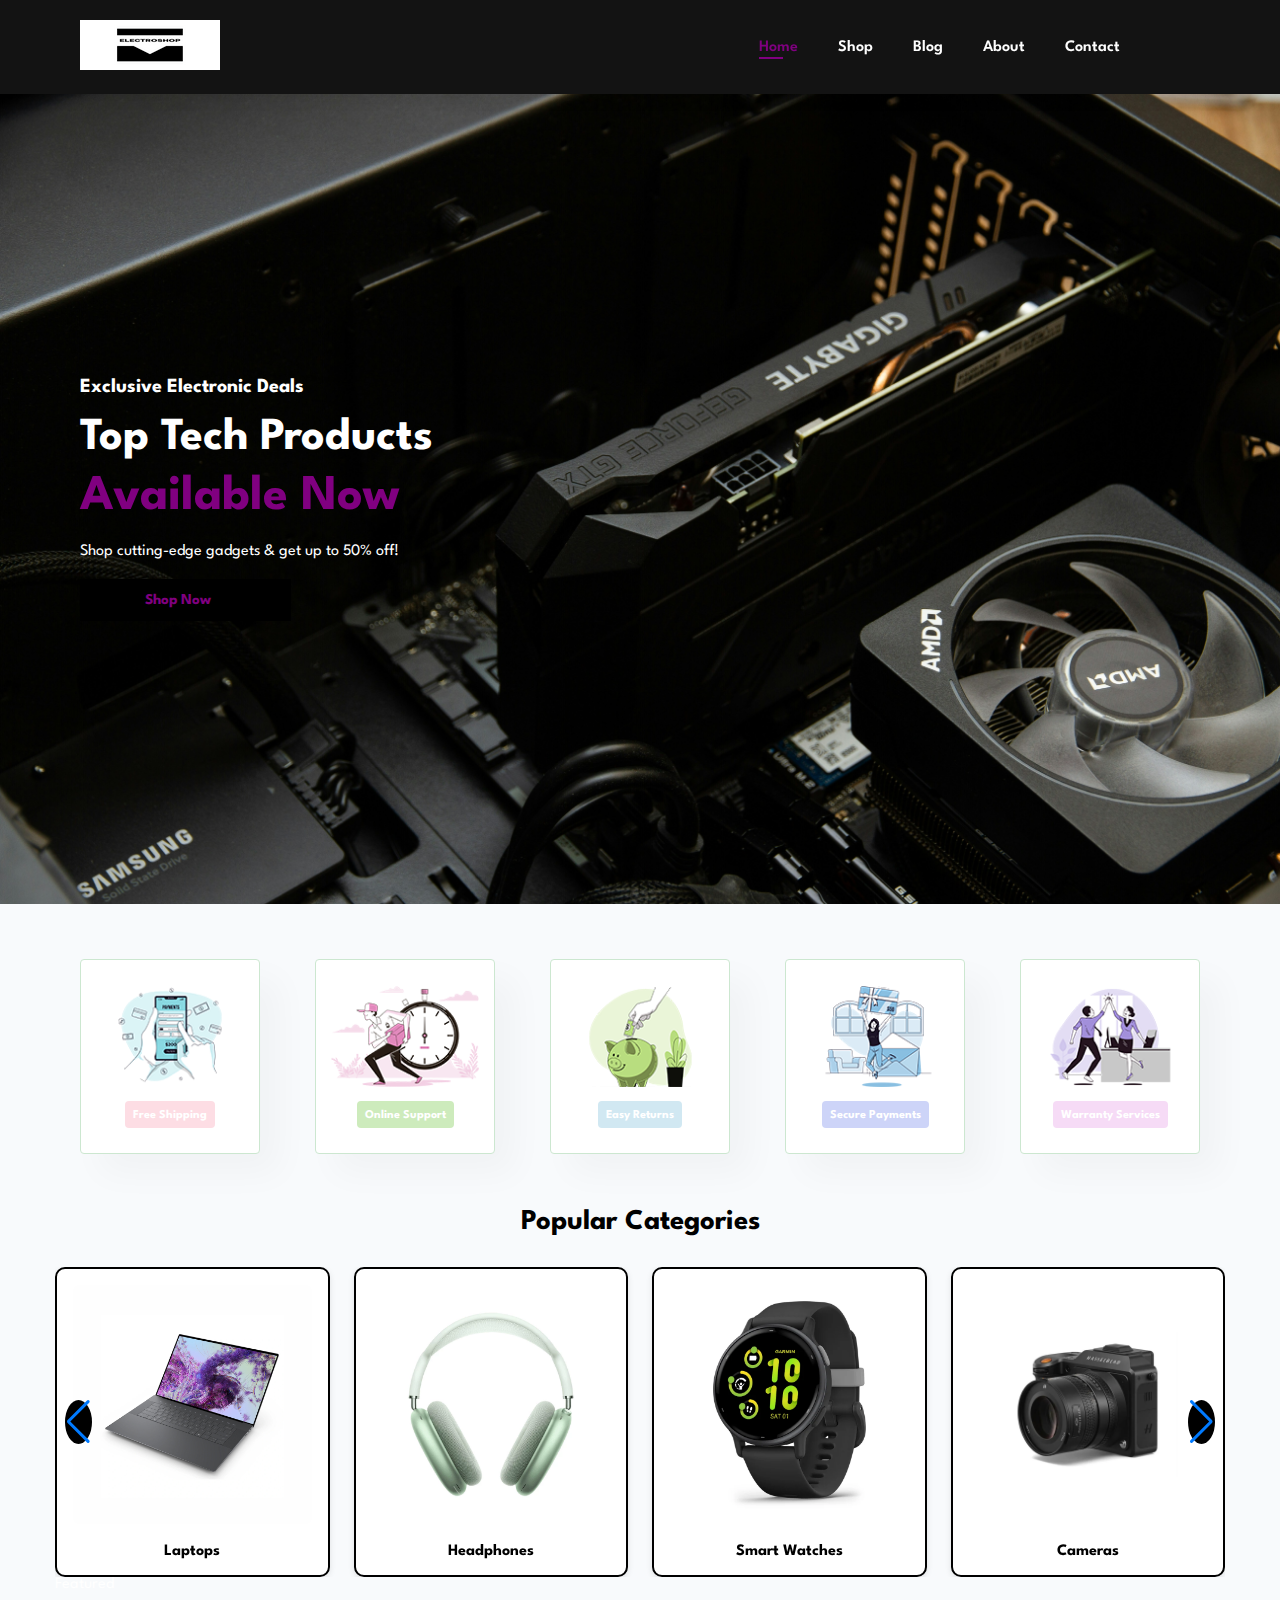
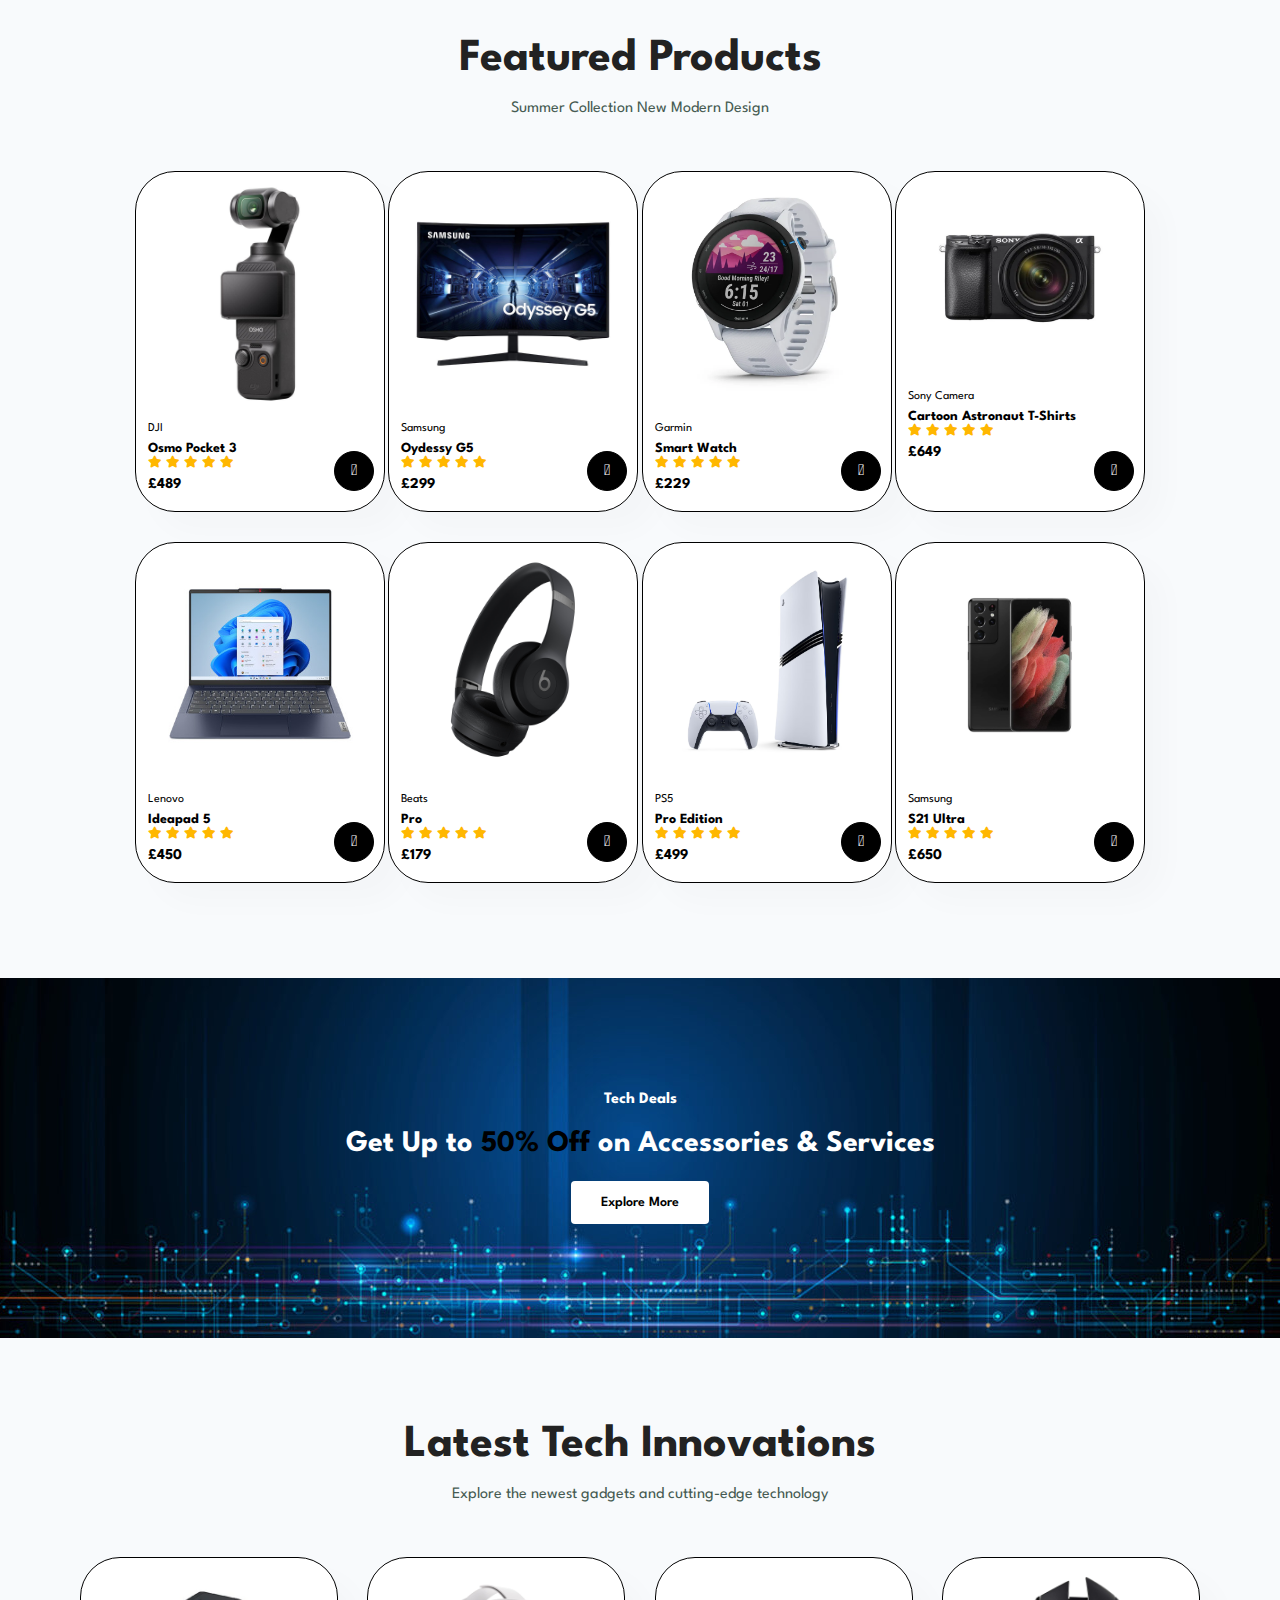
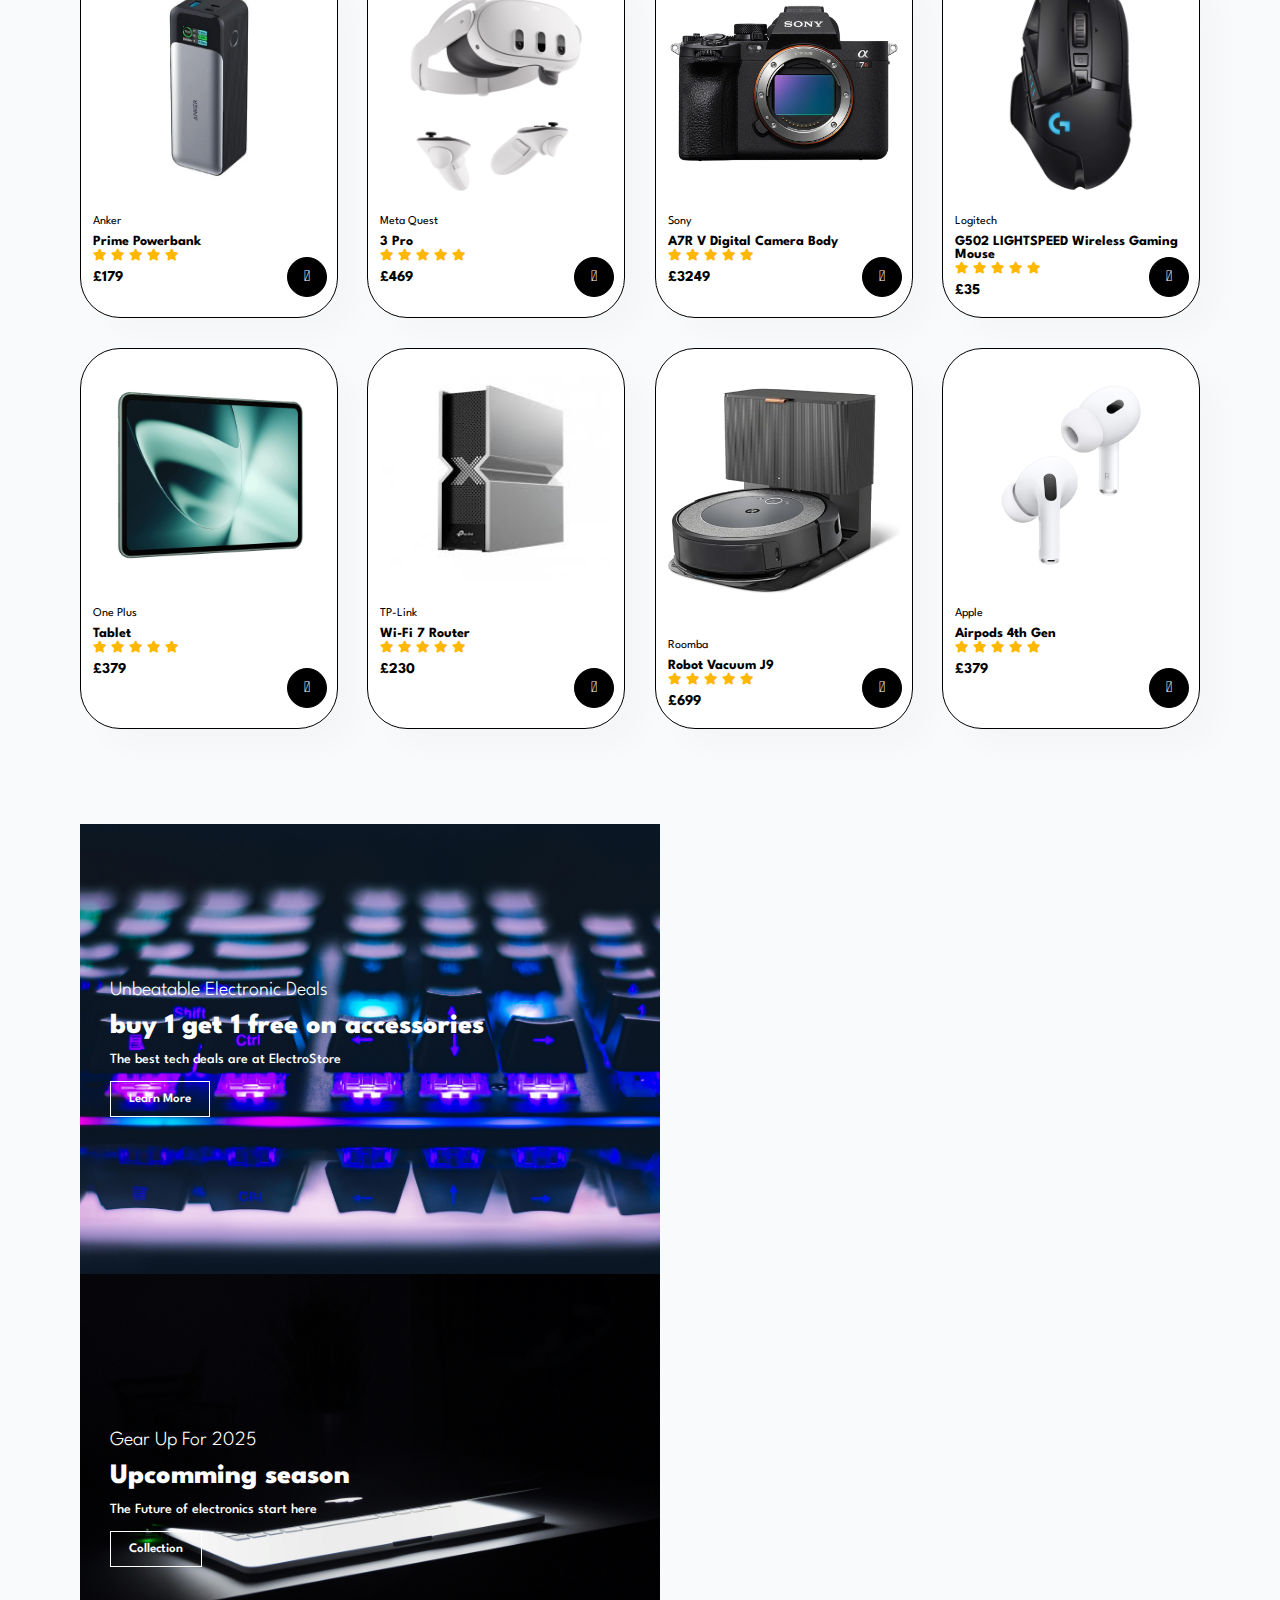
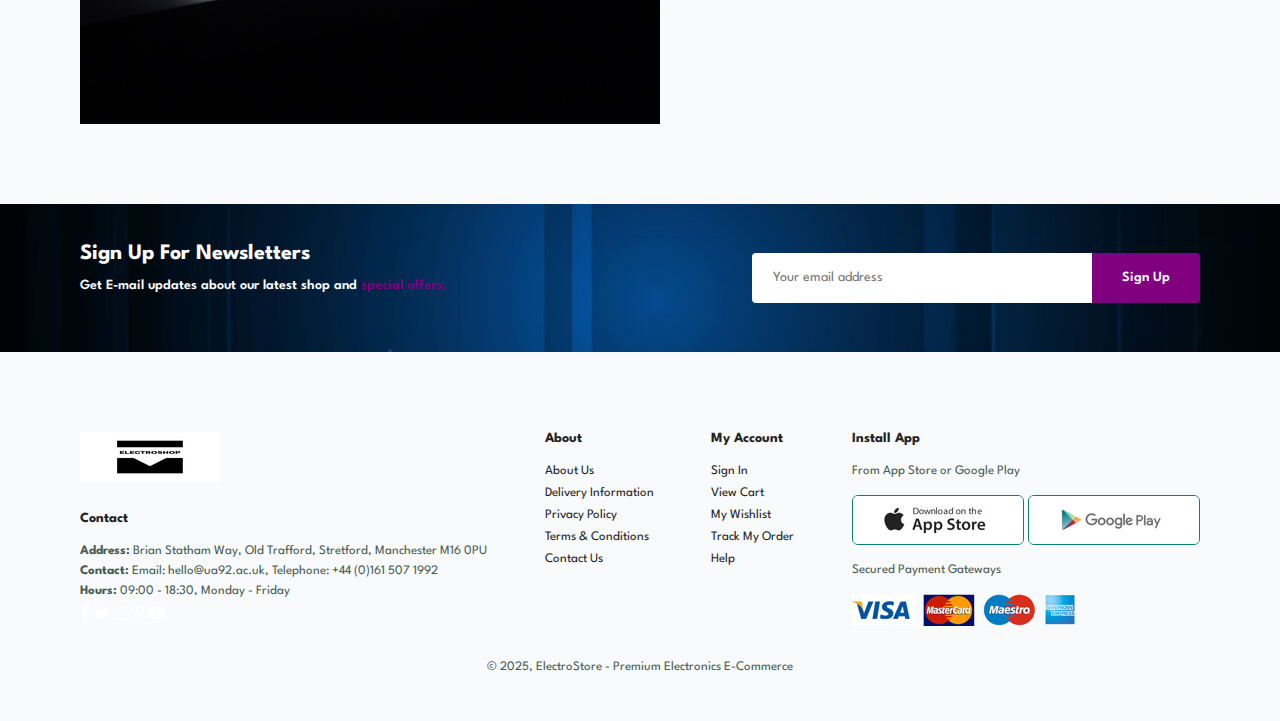
<file: index.html>
<!DOCTYPE html>
<html lang="en">

<head>
    <!-- Meta tags for character set, compatibility, and viewport settings -->
    <meta charset="UTF-8">
    <meta http-equiv="X-UA-Compatible" content="IE=edge">
    <meta name="viewport" content="width=device-width, initial-scale=1.0">
    <!-- Title of the webpage -->
    <title>ElectroShop</title>
    <!-- Link to FontAwesome for icons -->
    <link rel="stylesheet" href="https://pro.fontawesome.com/releases/v5.10.0/css/all.css" />
    <!-- Link to Swiper CSS for carousel functionality -->
    <link rel="stylesheet" href="https://cdn.jsdelivr.net/npm/swiper@9/swiper-bundle.min.css" />
    <!-- Link to custom CSS file -->
    <link rel="stylesheet" href="style.css">
</head>

<body>
    <!-- Header section containing logo and navigation -->
    <section id="header">
        <div class="logo">
            <!-- Logo linking to the home page -->
            <a href="home.html">
                <img src="img/rsz_1rsz_electroshop-high-resolution-logo_1.png" alt="Tech Store Logo">
            </a>
        </div>
        <!-- Navigation bar with links to different pages -->
        <div>
            <ul id="navbar">
                <li><a class="active" href="index.html">Home</a></li>
                <li><a href="shop.html">Shop</a></li>
                <li><a href="blog.html">Blog</a></li>
                <li><a href="about.html">About</a></li>
                <li><a href="contact.html">Contact</a></li>
                <!-- Shopping cart icon -->
                <li id="lg-bag"><a href="cart.html"><i class="far fa-shopping-bag"></i></a></li>
                <!-- Close icon for mobile navigation -->
                <a href="#" id="close"><i class="far fa-times"></i></a>
            </ul>
        </div>
        <!-- Mobile navigation icons -->
        <div id="mobile">
            <a href="cart.html"><i class="far fa-shopping-bag"></i></a>
            <i id="bar" class="fas fa-outdent"></i>
        </div>
    </section>

    <!-- Hero section with promotional content -->
    <section id="hero">
        <h4>Exclusive Electronic Deals</h4>
        <h2>Top Tech Products</h2>
        <h1>Available Now</h1>
        <p>Shop cutting-edge gadgets & get up to 50% off!</p>
        <!-- Button linking to the shop page -->
        <button onclick="window.location.href='shop.html'">Shop Now</button>
    </section>

    <!-- Features section with icons and descriptions -->
    <section id="feature" class="section-p1">
        <div class="fe-box">
            <img src="img/f1.png" alt="">
            <h6>Free Shipping</h6>
        </div>
        <div class="fe-box">
            <img src="img/f2.png" alt="">
            <h6>Online Support</h6>
        </div>
        <div class="fe-box">
            <img src="img/f3.png" alt="">
            <h6>Easy Returns</h6>
        </div>
        <div class="fe-box">
            <img src="img/f4.png" alt="">
            <h6>Secure Payments</h6>
        </div>
        <div class="fe-box">
            <img src="img/f5.png" alt="">
            <h6>Warranty Services</h6>
        </div>
    </section>

    <!-- Swiper CSS for carousel functionality -->
    <link rel="stylesheet" href="https://cdn.jsdelivr.net/npm/swiper@9/swiper-bundle.min.css" />

    <!-- Swiper JS for carousel functionality -->
    <script src="https://cdn.jsdelivr.net/npm/swiper@9/swiper-bundle.min.js"></script>

    <!-- Categories section with a carousel of popular categories -->
    <section class="categories container section">
        <h3 class="section__title" style="color: black;"><span>Popular</span> Categories</h3>
        <div class="categories__container swiper">
            <div class="swiper-wrapper">
                <!-- Slide 1: Laptops category -->
                <a href="shop.html" class="category__item swiper-slide">
                    <div class="category__card">
                        <img src="img/dell.jpg" alt="Laptops" class="category__img" />
                        <h3 class="category__title">Laptops</h3>
                    </div>
                </a>
                <!-- Slide 2: Headphones category -->
                <a href="shop.html" class="category__item swiper-slide">
                    <div class="category__card">
                        <img src="img/apple-airpods-max-green-03-800x800.webp" alt="Headphones" class="category__img" />
                        <h3 class="category__title">Headphones</h3>
                    </div>
                </a>
                <!-- Slide 3: Smart Watches category -->
                <a href="shop.html" class="category__item swiper-slide">
                    <div class="category__card">
                        <img src="img/smartwatch.webp" alt="Smart Watches" class="category__img" />
                        <h3 class="category__title">Smart Watches</h3>
                    </div>
                </a>
                <!-- Slide 4: Cameras category -->
                <a href="shop.html" class="category__item swiper-slide">
                    <div class="category__card">
                        <img src="img/hassle.webp" alt="Cameras" class="category__img" />
                        <h3 class="category__title">Cameras</h3>
                    </div>
                </a>
                <!-- Slide 5: Phones category -->
                <a href="shop.html" class="category__item swiper-slide">
                    <div class="category__card">
                        <img src="img/google-pixel-9-pro-xl.jpg" alt="Phones" class="category__img" />
                        <h3 class="category__title">Phones</h3>
                    </div>
                </a>
            </div>
            <!-- Navigation buttons for the carousel -->
            <div class="swiper-button-next"></div>
            <div class="swiper-button-prev"></div>
        </div>
    </section>

    <!-- JavaScript to initialize the Swiper carousel -->
    <script>
        var swiperCategories = new Swiper('.categories__container', {
            slidesPerView: 5, // Number of visible slides
            spaceBetween: 24, // Space between slides
            loop: true, // Enable infinite loop
            navigation: {
                nextEl: '.swiper-button-next', // Next button
                prevEl: '.swiper-button-prev', // Previous button
            },
            autoplay: {
                delay: 3000, // Delay between slides in milliseconds
                disableOnInteraction: false, // Continue autoplay after user interactions
            },
            breakpoints: {
                350: {
                    slidesPerView: 2, // Adjust slides per view for smaller screens
                    spaceBetween: 16,
                },
                768: {
                    slidesPerView: 3, // Adjust slides per view for medium screens
                    spaceBetween: 24,
                },
                992: {
                    slidesPerView: 4, // Adjust slides per view for larger screens
                    spaceBetween: 24,
                },
                1400: {
                    slidesPerView: 5, // Adjust slides per view for extra-large screens
                    spaceBetween: 24,
                },
            },
            on: {
                init: function () {
                    this.autoplay.start(); // Start autoplay on initialization
                },
            },
        });
    </script>

    <!-- Featured Electronics section -->
<section class="products section container">
    <div class="tab__btns">
        <span class="tab__btn active-tab" data-target="#featured">Featured</span>
    </div>
    <!-- Tab buttons for navigation, with "Featured" as the active tab -->

    <section id="product1" class="section-p1">
        <h2>Featured Products</h2>
        <p>Summer Collection New Modern Design</p>
        <div class="pro-container">
            <!-- Container for featured products with a heading and description -->

            <!-- Product 1: DJI Osmo Pocket 3 -->
            <div class="pro" data-id="1">
                <img src="img/dji.jpg" alt="">
                <div class="des">
                    <span>DJI</span>
                    <!-- Product brand name -->

                    <h5>Osmo Pocket 3</h5>
                    <div class="star">
                        <i class="fas fa-star"></i>
                        <i class="fas fa-star"></i>
                        <!-- Star rating for the product -->

                        <i class="fas fa-star"></i>
                        <i class="fas fa-star"></i>
                        <i class="fas fa-star"></i>
                    </div>
                    <h4>£489</h4>
                </div>
                <!-- Product details including name, rating, and price -->

                <a href="#" class="add-to-cart"><i class="fal fa-shopping-cart cart"></i></a>
            </div>
            <!-- Add to cart button for the product -->

                <!-- Product 2: Samsung Odyssey G5 -->
                <div class="pro" data-id="2">
                    <img src="img/samsung monitor.jpg" alt="">
                    <div class="des">
                        <span>Samsung</span>
                        <h5>Oydessy G5</h5>
                        <div class="star">
                            <i class="fas fa-star"></i>
                            <i class="fas fa-star"></i>
                            <i class="fas fa-star"></i>
                            <i class="fas fa-star"></i>
                            <i class="fas fa-star"></i>
                        </div>
                        <h4>£299</h4>
                    </div>
                    <a href="#" class="add-to-cart"><i class="fal fa-shopping-cart cart"></i></a>
                </div>
                <!-- Product 3: Garmin Smart Watch -->
                <div class="pro" data-id="3">
                    <img src="img/garmin.webp" alt="">
                    <div class="des">
                        <span>Garmin</span>
                        <h5>Smart Watch</h5>
                        <div class="star">
                            <i class="fas fa-star"></i>
                            <i class="fas fa-star"></i>
                            <i class="fas fa-star"></i>
                            <i class="fas fa-star"></i>
                            <i class="fas fa-star"></i>
                        </div>
                        <h4>£229</h4>
                    </div>
                    <a href="#" class="add-to-cart"><i class="fal fa-shopping-cart cart"></i></a>
                </div>
                <!-- Product 4: Sony Camera -->
                <div class="pro" data-id="4">
                    <img src="img/sony camera.webp" alt="">
                    <div class="des">
                        <span>Sony Camera</span>
                        <h5>Cartoon Astronaut T-Shirts</h5>
                        <div class="star">
                            <i class="fas fa-star"></i>
                            <i class="fas fa-star"></i>
                            <i class="fas fa-star"></i>
                            <i class="fas fa-star"></i>
                            <i class="fas fa-star"></i>
                        </div>
                        <h4>£649</h4>
                    </div>
                    <a href="#" class="add-to-cart"><i class="fal fa-shopping-cart cart"></i></a>
                </div>
                <!-- Product 5: Lenovo Ideapad 5 -->
                <div class="pro" data-id="5">
                    <img src="img/ideapad 5.jpg" alt="">
                    <div class="des">
                        <span>Lenovo</span>
                        <h5>Ideapad 5</h5>
                        <div class="star">
                            <i class="fas fa-star"></i>
                            <i class="fas fa-star"></i>
                            <i class="fas fa-star"></i>
                            <i class="fas fa-star"></i>
                            <i class="fas fa-star"></i>
                        </div>
                        <h4>£450</h4>
                    </div>
                    <a href="#" class="add-to-cart"><i class="fal fa-shopping-cart cart"></i></a>
                </div>
                <!-- Product 6: Beats Pro -->
                <div class="pro" data-id="6">
                    <img src="img/beats.jpg" alt="">
                    <div class="des">
                        <span>Beats</span>
                        <h5>Pro</h5>
                        <div class="star">
                            <i class="fas fa-star"></i>
                            <i class="fas fa-star"></i>
                            <i class="fas fa-star"></i>
                            <i class="fas fa-star"></i>
                            <i class="fas fa-star"></i>
                        </div>
                        <h4>£179</h4>
                    </div>
                    <a href="#" class="add-to-cart"><i class="fal fa-shopping-cart cart"></i></a>
                </div>
                <!-- Product 7: PS5 Pro Edition -->
                <div class="pro" data-id="7">
                    <img src="img/ps5 pro.avif" alt="">
                    <div class="des">
                        <span>PS5</span>
                        <h5>Pro Edition</h5>
                        <div class="star">
                            <i class="fas fa-star"></i>
                            <i class="fas fa-star"></i>
                            <i class="fas fa-star"></i>
                            <i class="fas fa-star"></i>
                            <i class="fas fa-star"></i>
                        </div>
                        <h4>£499</h4>
                    </div>
                    <a href="#" class="add-to-cart"><i class="fal fa-shopping-cart cart"></i></a>
                </div>
                <!-- Product 8: Samsung S21 Ultra -->
                <div class="pro" data-id="8">
                    <img src="img/rsz_s21_ultra.jpg" alt="">
                    <div class="des">
                        <span>Samsung</span>
                        <h5>S21 Ultra</h5>
                        <div class="star">
                            <i class="fas fa-star"></i>
                            <i class="fas fa-star"></i>
                            <i class="fas fa-star"></i>
                            <i class="fas fa-star"></i>
                            <i class="fas fa-star"></i>
                        </div>
                        <h4>£650</h4>
                    </div>
                    <a href="#" class="add-to-cart"><i class="fal fa-shopping-cart cart"></i></a>
                </div>
            </div>
        </section>
    </section>

    <!-- Banner section with promotional content -->
    <section id="banner" class="section-m1">
        <h4>Tech Deals</h4>
        <h2>Get Up to <span>50% Off</span> on Accessories & Services</h2>
        <button class="normal">Explore More</button>
    </section>

    <!-- Latest Tech Innovations section -->
    <section id="product1" class="section-p1">
        <h2>Latest Tech Innovations</h2>
        <p>Explore the newest gadgets and cutting-edge technology</p>
        <div class="pro-container">
            <!-- Product 9: Anker Prime Powerbank -->
            <div class="pro" data-id="9">
                <img src="img/anker powerbank.webp" alt="">
                <div class="des">
                    <span>Anker</span>
                    <h5>Prime Powerbank</h5>
                    <div class="star">
                        <i class="fas fa-star"></i>
                        <i class="fas fa-star"></i>
                        <i class="fas fa-star"></i>
                        <i class="fas fa-star"></i>
                        <i class="fas fa-star"></i>
                    </div>
                    <h4>£179</h4>
                </div>
                <a href="#" class="add-to-cart"><i class="fal fa-shopping-cart cart"></i></a>
            </div>
            <!-- Product 10: Meta Quest 3 Pro -->
            <div class="pro" data-id="10">
                <img src="img/meta quest 3.jpg" alt="">
                <div class="des">
                    <span>Meta Quest</span>
                    <h5>3 Pro</h5>
                    <div class="star">
                        <i class="fas fa-star"></i>
                        <i class="fas fa-star"></i>
                        <i class="fas fa-star"></i>
                        <i class="fas fa-star"></i>
                        <i class="fas fa-star"></i>
                    </div>
                    <h4>£469</h4>
                </div>
                <a href="#" class="add-to-cart"><i class="fal fa-shopping-cart cart"></i></a>
            </div>
            <!-- Product 11: Sony A7R V Digital Camera Body -->
            <div class="pro" data-id="11">
                <img src="img/sony cammera a7r.jpg" alt="">
                <div class="des">
                    <span>Sony</span>
                    <h5>A7R V Digital Camera Body</h5>
                    <div class="star">
                        <i class="fas fa-star"></i>
                        <i class="fas fa-star"></i>
                        <i class="fas fa-star"></i>
                        <i class="fas fa-star"></i>
                        <i class="fas fa-star"></i>
                    </div>
                    <h4>£3249</h4>
                </div>
                <a href="#" class="add-to-cart"><i class="fal fa-shopping-cart cart"></i></a>
            </div>
            <!-- Product 12: Logitech G502 LIGHTSPEED Wireless Gaming Mouse -->
            <div class="pro" data-id="12">
                <img src="img/logitech.jpg" alt="">
                <div class="des">
                    <span>Logitech</span>
                    <h5>G502 LIGHTSPEED Wireless Gaming Mouse</h5>
                    <div class="star">
                        <i class="fas fa-star"></i>
                        <i class="fas fa-star"></i>
                        <i class="fas fa-star"></i>
                        <i class="fas fa-star"></i>
                        <i class="fas fa-star"></i>
                    </div>
                    <h4>£35</h4>
                </div>
                <a href="#" class="add-to-cart"><i class="fal fa-shopping-cart cart"></i></a>
            </div>
            <!-- Product 13: One Plus Tablet -->
            <div class="pro" data-id="13">
                <img src="img/one plus.jpg" alt="">
                <div class="des">
                    <span>One Plus</span>
                    <h5>Tablet</h5>
                    <div class="star">
                        <i class="fas fa-star"></i>
                        <i class="fas fa-star"></i>
                        <i class="fas fa-star"></i>
                        <i class="fas fa-star"></i>
                        <i class="fas fa-star"></i>
                    </div>
                    <h4>£379</h4>
                </div>
                <a href="#" class="add-to-cart"><i class="fal fa-shopping-cart cart"></i></a>
            </div>
            <!-- Product 14: TP-Link Wi-Fi 7 Router -->
            <div class="pro" data-id="14">
                <img src="img/tp.jpg" alt="">
                <div class="des">
                    <span>TP-Link</span>
                    <h5>Wi-Fi 7 Router</h5>
                    <div class="star">
                        <i class="fas fa-star"></i>
                        <i class="fas fa-star"></i>
                        <i class="fas fa-star"></i>
                        <i class="fas fa-star"></i>
                        <i class="fas fa-star"></i>
                    </div>
                    <h4>£230</h4>
                </div>
                <a href="#" class="add-to-cart"><i class="fal fa-shopping-cart cart"></i></a>
            </div>
            <!-- Product 15: Roomba Robot Vacuum J9 -->
            <div class="pro" data-id="15">
                <img src="img/roomba.jpg" alt="">
                <div class="des">
                    <span>Roomba</span>
                    <h5>Robot Vacuum J9</h5>
                    <div class="star">
                        <i class="fas fa-star"></i>
                        <i class="fas fa-star"></i>
                        <i class="fas fa-star"></i>
                        <i class="fas fa-star"></i>
                        <i class="fas fa-star"></i>
                    </div>
                    <h4>£699</h4>
                </div>
                <a href="#" class="add-to-cart"><i class="fal fa-shopping-cart cart"></i></a>
            </div>
            <!-- Product 16: Apple Airpods 4th Gen -->
            <div class="pro" data-id="16">
                <img src="img/2 airpod.jpg" alt="">
                <div class="des">
                    <span>Apple</span>
                    <h5>Airpods 4th Gen</h5>
                    <div class="star">
                        <i class="fas fa-star"></i>
                        <i class="fas fa-star"></i>
                        <i class="fas fa-star"></i>
                        <i class="fas fa-star"></i>
                        <i class="fas fa-star"></i>
                    </div>
                    <h4>£379</h4>
                </div>
                <a href="#" class="add-to-cart"><i class="fal fa-shopping-cart cart"></i></a>
            </div>
        </div>
    </section>

    <!-- Unbeatable Electronic Deals section -->
    <section id="sm-banner" class="section-p1">
        <div class="banner-box">
            <h4>Unbeatable Electronic Deals</h4>
            <h2>buy 1 get 1 free on accessories</h2>
            <span>The best tech deals are at ElectroStore</span>
            <button class="white">Learn More</button>
        </div>
        <div class="banner-box banner-box2">
            <h4>Gear Up For 2025</h4>
            <h2>Upcomming season</h2>
            <span>The Future of electronics start here</span>
            <button class="white">Collection</button>
        </div>
    </section>

 <!-- Newsletter Section -->
    <section id="newsletter" class="section-p1 section-m1">
        <div class="newstext">
            <h4>Sign Up For Newsletters</h4>
            <p>Get E-mail updates about our latest shop and <span>special offers.</span></p>
        </div>
        <div class="form">
            <input type="email" id="emailInput" placeholder="Your email address">
            <button class="normal" onclick="subscribeNewsletter()">Sign Up</button>
        </div>
    </section>

    <!-- Footer Section -->
    <footer class="section-p1">
        <div class="col">
            <img class="logo" src="img/rsz_1rsz_electroshop-high-resolution-logo_1.png" alt="">
            <h4>Contact</h4>
            <p><strong>Address: </strong>Brian Statham Way, Old Trafford, Stretford, Manchester M16 0PU</p>
            <p><strong>Contact:</strong> Email: hello@ua92.ac.uk, Telephone: +44 (0)161 507 1992</p>
            <p><strong>Hours:</strong> 09:00 - 18:30, Monday - Friday</p>
            <div class="icon">
                <i class="fab fa-facebook-f"></i>
                <i class="fab fa-twitter"></i>
                <i class="fab fa-instagram"></i>
                <i class="fab fa-pinterest-p"></i>
                <i class="fab fa-youtube"></i>
            </div>
        </div>

        <div class="col">
            <h4>About</h4>
            <a href="#">About Us</a>
            <a href="#">Delivery Information</a>
            <a href="#">Privacy Policy</a>
            <a href="#">Terms & Conditions</a>
            <a href="#">Contact Us</a>
        </div>

        <div class="col">
            <h4>My Account</h4>
            <a href="#">Sign In</a>
            <a href="#">View Cart</a>
            <a href="#">My Wishlist</a>
            <a href="#">Track My Order</a>
            <a href="#">Help</a>
        </div>

        <div class="col install">
            <h4>Install App</h4>
            <p>From App Store or Google Play</p>
            <div class="row">
                <img src="img/app.jpg" alt="">
                <img src="img/play.jpg" alt="">
            </div>
            <p>Secured Payment Gateways </p>
            <img src="img/pay.png" alt="">
        </div>

        <div class="copyright">
            <p>© 2025, ElectroStore - Premium Electronics E-Commerce</p>
        </div>
    </footer>

    <script>
        // Add to Cart Functionality
        document.querySelectorAll('.add-to-cart').forEach(button => {
            button.addEventListener('click', function() {
                const product = {
                    id: this.getAttribute('data-id'),
                    name: this.getAttribute('data-name'),
                    price: parseFloat(this.getAttribute('data-price')),
                    image: this.getAttribute('data-image'),
                    quantity: 1
                };

                let cart = JSON.parse(localStorage.getItem("cart")) || [];
                const existingProductIndex = cart.findIndex(item => item.id === product.id);

                if (existingProductIndex >= 0) {
                    cart[existingProductIndex].quantity += 1;
                } else {
                    cart.push(product);
                }

                localStorage.setItem("cart", JSON.stringify(cart));
                alert(`${product.name} has been added to your cart!`);
            });
        });

        // Newsletter Subscription
        function subscribeNewsletter() {
            const emailInput = document.getElementById("emailInput").value;
            if (emailInput.trim() !== "") {
                alert("Thank you for subscribing to our newsletter! 😊");
            } else {
                alert("Please enter a valid email address.");
            }
        }
    </script>
</body>

</html>
<!-- Links to the JavaScript file for functionality -->
</body>
</html>

    <script src="script.js"></script>
    <!-- Links to the JavaScript file for functionality -->
    </body>
    </html>
    

    <!-- JavaScript for handling "Add to Cart" functionality -->
    <script>
        document.querySelectorAll(".add-to-cart").forEach(button => {
            button.addEventListener("click", function (event) {
                event.preventDefault(); // Prevent default link behavior
                const product = this.closest(".pro");
                const productId = product.getAttribute("data-id");
                const productName = product.querySelector("h5").textContent;
                const productPrice = parseFloat(product.querySelector("h4").textContent.replace("£", ""));
                const productImage = product.querySelector("img").src;

                // Create a product object
                const productItem = {
                    id: productId,
                    name: productName,
                    price: productPrice,
                    image: productImage,
                    quantity: 1,
                };

                // Add the product to the cart
                addToCart(productItem);
                alert(`${productName} has been added to your cart!`);
            });
        });

        // Function to add a product to the cart
        function addToCart(product) {
            let cart = JSON.parse(localStorage.getItem("cart")) || [];
            const existingProduct = cart.find(item => item.id === product.id);

            if (existingProduct) {
                existingProduct.quantity += 1; // Increase quantity if product exists
            } else {
                cart.push(product); // Add new product to the cart
            }

            // Save the updated cart to localStorage
            localStorage.setItem("cart", JSON.stringify(cart));
        }
    </script>
</body>

</html>
</file>
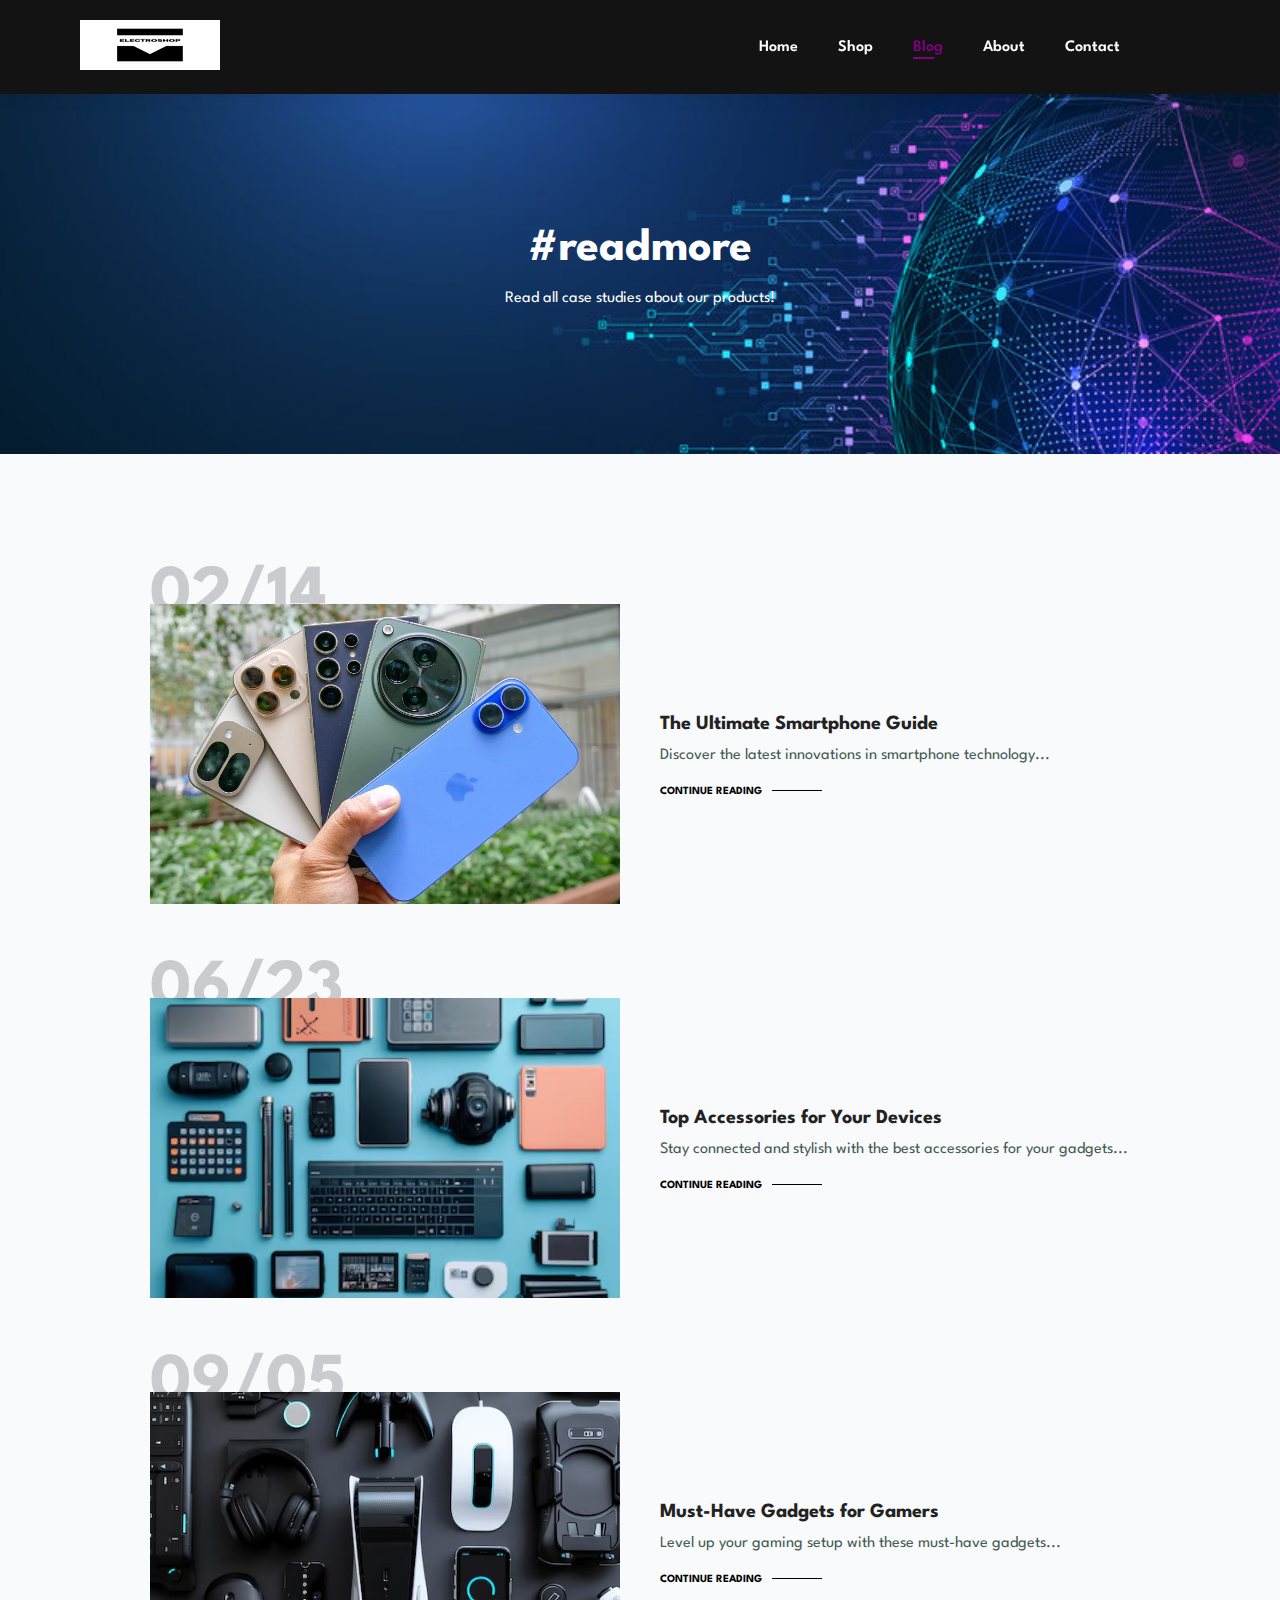
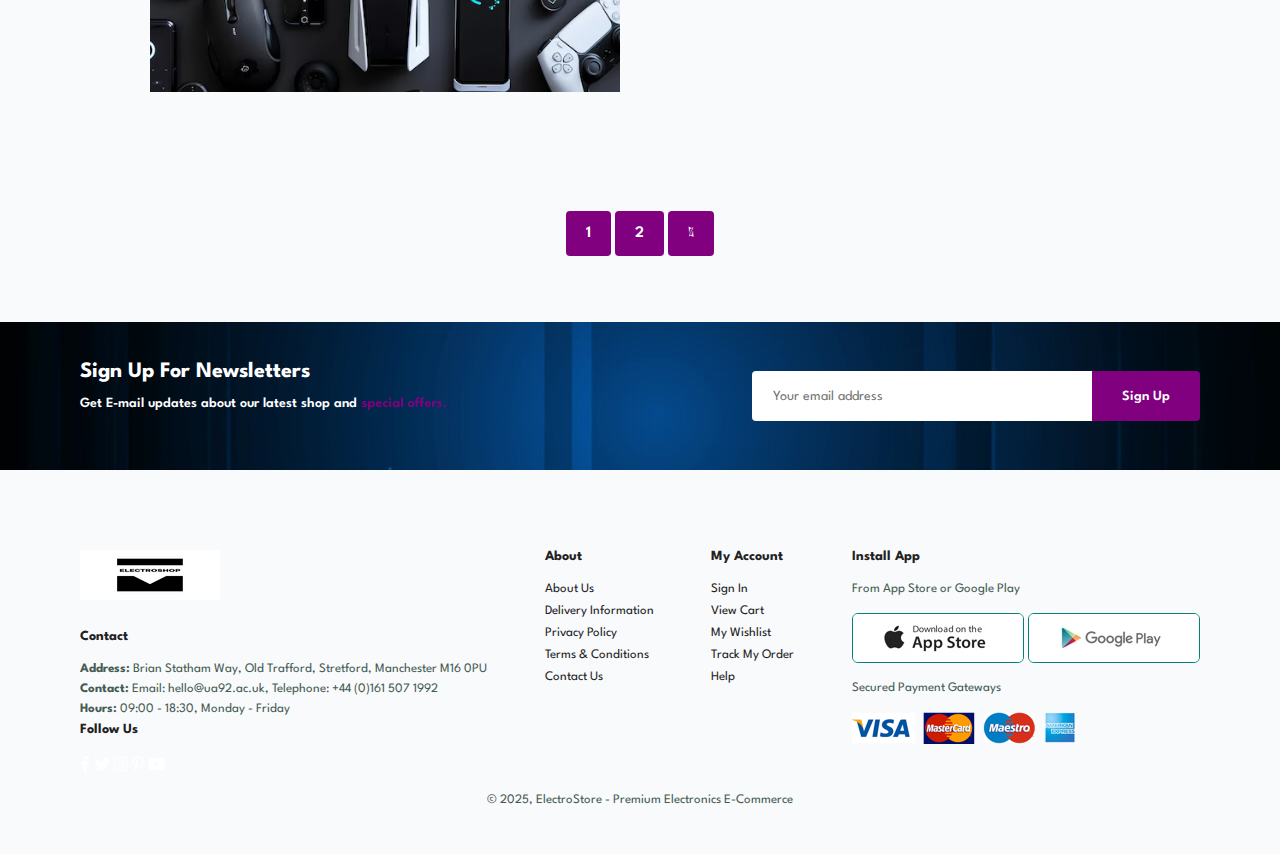
<file: blog.html>
<!DOCTYPE html>
<html lang="en">
<!-- Declares the document as HTML and sets the language to English -->

<head>
    <meta charset="UTF-8">
    <meta http-equiv="X-UA-Compatible" content="IE=edge">
    <!-- Defines the character encoding and ensures compatibility with Internet Explorer -->

    <meta name="viewport" content="width=device-width, initial-scale=1.0">
    <title>ElectroStore</title>
    <!-- Sets the page title and defines the viewport for responsive design -->

    <link rel="stylesheet" href="https://pro.fontawesome.com/releases/v5.10.0/css/all.css" />
    <link rel="stylesheet" href="style.css">
    <!-- Links to an external Font Awesome icon library and the website’s CSS stylesheet -->
</head>

<body>

    <section id="header">
        <div class="logo">
            <a href="index.html">
                <img src="img/rsz_1rsz_electroshop-high-resolution-logo_1.png" alt="Tech Store Logo">
                <!-- Displays the store logo and links it to the homepage -->
            </a>
        </div>

        <div>
            <ul id="navbar">
                <li><a href="index.html">Home</a></li>
                <li><a href="shop.html">Shop</a></li>
                <li><a class="active" href="blog.html">Blog</a></li>
                <!-- Creates a navigation bar with links to different pages, highlighting the current page -->
                
                <li><a href="about.html">About</a></li>
                <li><a href="contact.html">Contact</a></li>
                <li id="lg-bag"><a href="cart.html"><i class="far fa-shopping-bag"></i></a></li>
                <!-- Adds a cart icon linked to the shopping cart page -->

                <a href="#" id="close"><i class="far fa-times"></i></a>
                <!-- Close button for mobile navigation -->
            </ul>
        </div>

        <div id="mobile">
            <a href="cart.html"><i class="far fa-shopping-bag"></i></a>
            <i id="bar" class="fas fa-outdent"></i>
            <!-- Adds a shopping bag icon and a menu button for mobile view -->
        </div>
    </section>

    <section id="page-header" class="blog-header">
        <h2>#readmore</h2>
        <p>Read all case studies about our products! </p>
        <!-- Displays a banner with a heading and description for the blog page -->
    </section>

    <section id="blog">
        <div class="blog-box">
            <div class="blog-img">
                <img src="img/phone banner.jpg" alt="">
                <!-- Displays an image related to the blog topic -->
            </div>
            <div class="blog-details">
                <h4>The Ultimate Smartphone Guide</h4>
                <p>Discover the latest innovations in smartphone technology...</p>
                <a href="https://www.tomsguide.com/best-picks/best-phones" target="_blank">CONTINUE READING</a>
                <!-- Provides a blog title, description, and link to the full article -->
            </div>
            <h1>02/14</h1>
            <!-- Displays the blog post's date -->
        </div>

        <div class="blog-box">
            <div class="blog-img">
                <img src="img/accesories1.jpg" alt="">
                <!-- Image for another blog post -->
            </div>
            <div class="blog-details">
                <h4>Top Accessories for Your Devices</h4>
                <p>Stay connected and stylish with the best accessories for your gadgets...</p>
                <a href="https://www.engadget.com/computing/accessories/best-iphone-accessories-140022449.html" target="_blank">CONTINUE READING</a>
                <!-- Blog title, description, and external link -->
            </div>
            <h1>06/23</h1>
            <!-- Displays the publication date -->
        </div>

        <div class="blog-box">
            <div class="blog-img">
                <img src="img/gadgets for gamers.jpg" alt="">
                <!-- Image for the gaming gadgets blog post -->
            </div>
            <div class="blog-details">
                <h4>Must-Have Gadgets for Gamers</h4>
                <p>Level up your gaming setup with these must-have gadgets...</p>
                <a href="https://www.ign.com/articles/best-gaming-accessories" target="_blank">CONTINUE READING</a>
                <!-- Provides a title, summary, and link to the full article -->
            </div>
            <h1>09/05</h1>
            <!-- Displays the date of the post -->
        </div>
    </section>

    <section id="pagination" class="section-p1">
        <a href="#">1</a>
        <a href="#">2</a>
        <a href="#"><i class="fal fa-long-arrow-alt-right"></i></a>
        <!-- Pagination for navigating through blog posts -->
    </section>

    <section id="newsletter" class="section-p1 section-m1">
        <div class="newstext">
            <h4>Sign Up For Newsletters</h4>
            <p>Get E-mail updates about our latest shop and <span>special offers.</span> </p>
            <!-- Newsletter subscription section with a heading and description -->
        </div>
        <div class="form">
            <input type="text" placeholder="Your email address">
            <button class="normal">Sign Up</button>
            <!-- Email input field and sign-up button -->
        </div>
    </section>

    <footer class="section-p1">
        <div class="col">
            <img class="logo" src="img/rsz_1rsz_electroshop-high-resolution-logo_1.png" alt="">
            <h4>Contact</h4>
            <p><strong>Address: </strong>Brian Statham Way, Old Trafford, Stretford, Manchester M16 0PU</p>
            <p><strong>Contact:</strong> Email: hello@ua92.ac.uk, Telephone: +44 (0)161 507 1992</p>
            <p><strong>Hours:</strong> 09:00 - 18:30, Monday - Friday</p>
            <!-- Displays the company's contact information -->

            <h4>Follow Us</h4>
            <div class="icon">
                <i class="fab fa-facebook-f"></i>
                <i class="fab fa-twitter"></i>
                <i class="fab fa-instagram"></i>
                <i class="fab fa-pinterest-p"></i>
                <i class="fab fa-youtube"></i>
                <!-- Social media icons for following the store online -->
            </div>
        </div>

        <div class="col">
            <h4>About</h4>
            <a href="#">About Us</a>
            <a href="#">Delivery Information</a>
            <a href="#">Privacy Policy</a>
            <a href="#">Terms & Conditions</a>
            <a href="#">Contact Us</a>
            <!-- Links to company-related pages like privacy policy and terms -->
        </div>

        <div class="col">
            <h4>My Account</h4>
            <a href="#">Sign In</a>
            <a href="#">View Cart</a>
            <a href="#">My Wishlist</a>
            <a href="#">Track My Order</a>
            <a href="#">Help</a>
            <!-- Links related to user accounts and orders -->
        </div>

        <div class="col install">
            <h4>Install App</h4>
            <p>From App Store or Google Play</p>
            <div class="row">
                <img src="img/app.jpg" alt="">
                <img src="img/play.jpg" alt="">
                <!-- Images for app store download buttons -->
            </div>
            <p>Secured Payment Gateways </p>
            <img src="img/pay.png" alt="">
            <!-- Image showing supported payment methods -->
        </div>

        <div class="copyright">
            <p>© 2025, ElectroStore - Premium Electronics E-Commerce</p>
            <!-- Copyright notice for the website -->
        </div>
    </footer>

    <script src="script.js"></script>
    <!-- Links to the JavaScript file for functionality -->
</body>
</html>
</file>
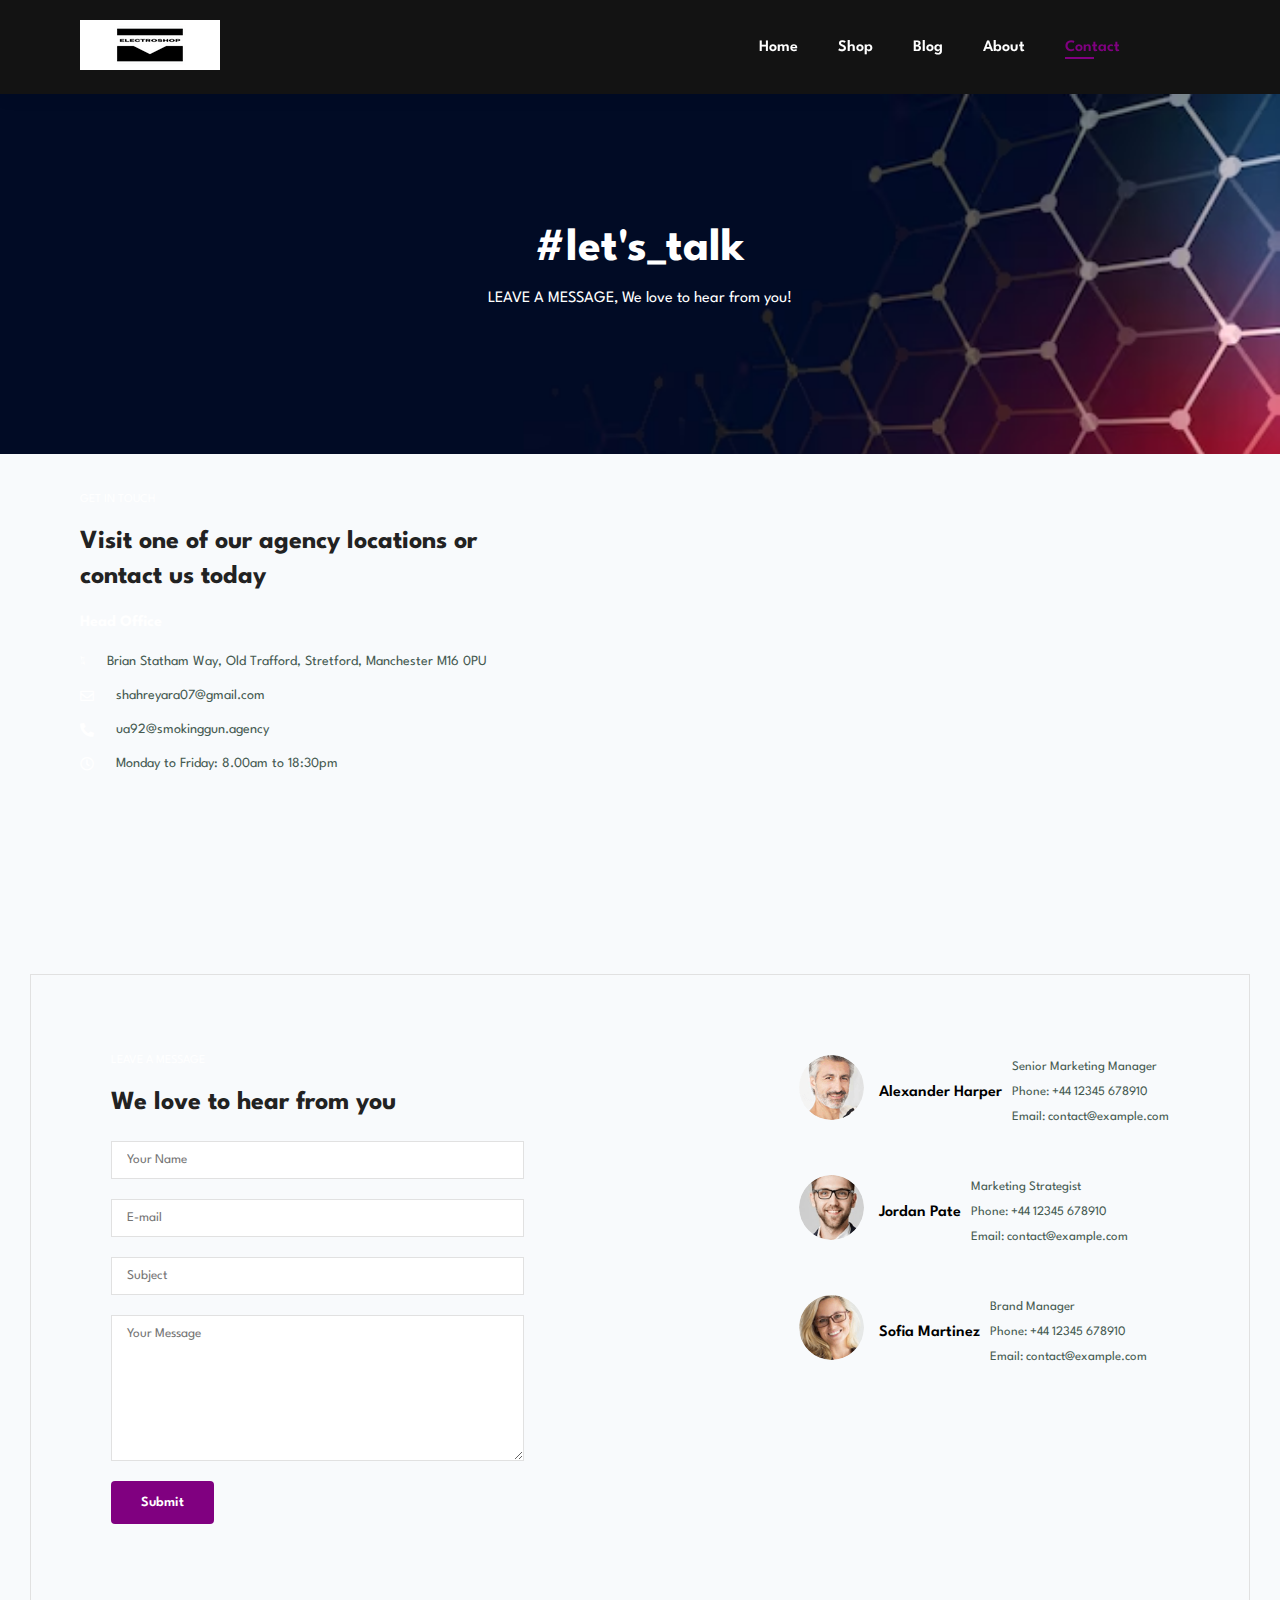
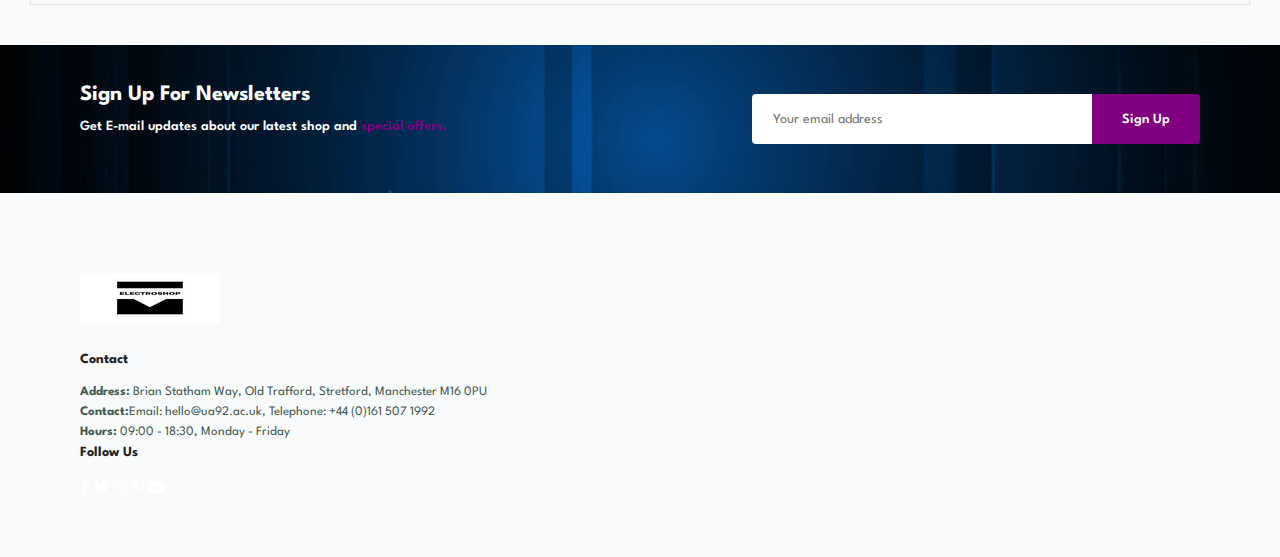
<file: contact.html>
<!DOCTYPE html>
<html lang="en">

<head>
    <!-- Define the document type and language -->
    <meta charset="UTF-8">
    <!-- Set the character encoding to UTF-8 -->
    <meta http-equiv="X-UA-Compatible" content="IE=edge">
    <!-- Ensure compatibility with the latest version of Internet Explorer -->
    <meta name="viewport" content="width=device-width, initial-scale=1.0">
    <!-- Make the page responsive on all devices -->
    <title>ElectroStore</title>
    <!-- Set the title of the page -->
    <link rel="stylesheet" href="https://pro.fontawesome.com/releases/v5.10.0/css/all.css" />
    <!-- Link to Font Awesome for icons -->
    <link rel="stylesheet" href="style.css">
    <!-- Link to the external stylesheet -->
    <style>
        /* Flex container for contact details and map */
        #contact-details {
            display: flex;
            /* Use flexbox for layout */
            justify-content: space-between;
            /* Space elements evenly */
            align-items: flex-start;
            /* Align items to the top */
            gap: 20px;
            /* Add spacing between elements */
        }

        .details {
            width: 50%;
            /* Set width for the contact details section */
        }

        .map {
            width: 50%;
            /* Set width for the map section */
            height: 450px;
            /* Set height for the map */
        }

        /* Flex container for form and people profiles */
        #form-details {
            display: flex;
            /* Use flexbox for layout */
            justify-content: space-between;
            /* Space elements evenly */
            align-items: flex-start;
            /* Align items to the top */
            gap: 20px;
            /* Add spacing between elements */
            margin-top: 40px;
            /* Add margin at the top */
        }

        .form-container {
            width: 60%;
            /* Set width for the form container */
        }

        .people {
            width: 35%;
            /* Set width for the people profiles section */
        }

        .people div {
            margin-bottom: 20px;
            /* Add margin at the bottom of each profile */
        }

        .people img {
            width: 80px;
            /* Set width for profile images */
            height: 80px;
            /* Set height for profile images */
            border-radius: 50%;
            /* Make images circular */
            margin-right: 15px;
            /* Add spacing between image and text */
        }

        .people p {
            margin: 0;
            /* Remove default margin */
            display: flex;
            /* Use flexbox for layout */
            align-items: center;
            /* Center items vertically */
        }

        .people span {
            font-weight: bold;
            /* Make text bold */
            margin-right: 10px;
            /* Add spacing between name and role */
        }
    </style>
</head>

<body>
    <!-- Header Section -->
    <section id="header">
        <div class="logo">
            <a href="index.html">
                <!-- Link to the homepage -->
                <img src="img/rsz_1rsz_electroshop-high-resolution-logo_1.png" alt="Tech Store Logo">
                <!-- Display the logo image -->
            </a>
        </div>
        <div>
            <ul id="navbar">
                <!-- Navigation bar list -->
                <li><a href="index.html">Home</a></li>
                <!-- Link to the home page -->
                <li><a href="shop.html">Shop</a></li>
                <!-- Link to the shop page -->
                <li><a href="blog.html">Blog</a></li>
                <!-- Link to the blog page -->
                <li><a href="about.html">About</a></li>
                <!-- Link to the about page -->
                <li><a class="active" href="contact.html">Contact</a></li>
                <!-- Link to the contact page (active) -->
                <li id="lg-bag"><a href="cart.html"><i class="far fa-shopping-bag"></i></a></li>
                <!-- Shopping bag icon link -->
                <a id="close" href="#"><i class="far fa-times"></i></a>
                <!-- Close icon for mobile navigation -->
            </ul>
        </div>
        <div id="mobile">
            <a href="cart.html"><i class="far fa-shopping-bag"></i></a>
            <!-- Mobile shopping bag link -->
            <i id="bar" class="fas fa-outdent"></i>
            <!-- Mobile menu toggle icon -->
        </div>
    </section>

    <!-- Page Header Section -->
    <section id="page-header" class="about-header">
        <h2>#let's_talk</h2>
        <!-- Page header text -->
        <p>LEAVE A MESSAGE, We love to hear from you!</p>
        <!-- Page header subtext -->
    </section>

    <!-- Contact Details Section -->
    <section id="contact-details" class="section-p1">
        <div class="details">
            <span>GET IN TOUCH</span>
            <!-- Contact details heading -->
            <h2>Visit one of our agency locations or contact us today</h2>
            <!-- Contact details subheading -->
            <h3>Head Office</h3>
            <!-- Office location heading -->
            <div>
                <!-- Contact information list -->
                <li><i class="fal fa-map"></i><p>Brian Statham Way, Old Trafford, Stretford, Manchester M16 0PU</p></li>
                <!-- Address -->
                <li><i class="far fa-envelope"></i><p>shahreyara07@gmail.com</p></li>
                <!-- Email -->
                <li><i class="fas fa-phone-alt"></i><p>ua92@smokinggun.agency</p></li>
                <!-- Phone number -->
                <li><i class="far fa-clock"></i><p>Monday to Friday: 8.00am to 18:30pm </p></li>
                <!-- Working hours -->
            </div>
        </div>
        <div class="map">
            <!-- Embedded Google Map -->
            <iframe src="https://www.google.com/maps/embed?pb=!1m18!1m12!1m3!1d2372.192362091629!2d-2.2883445233726243!3d53.46192717204982!2m3!1f0!2f0!3f0!3m2!1i1024!2i768!4f13.1!3m3!1m2!1s0x487bb1fbd11eea0f%3A0xf59b2b4a0cde15c4!2sBrian%20Statham%20Way%2C%20Stretford%2C%20Manchester%20M16%200PU%2C%20UK!5e0!3m2!1sen!2suk!4v1707328890012!5m2!1sen!2suk"
                width="600" height="450" style="border:0;" allowfullscreen="" loading="lazy"></iframe>
        </div>
    </section>

    <!-- Form and People Section -->
    <section id="form-details">
        <div class="form-container">
            <!-- Contact form container -->
            <form id="contact-form" action="javascript:void(0);" method="post">
                <!-- Contact form -->
                <span>LEAVE A MESSAGE</span>
                <!-- Form heading -->
                <h2>We love to hear from you</h2>
                <!-- Form subheading -->
                <input type="text" name="name" placeholder="Your Name" required>
                <!-- Name input field -->
                <input type="email" name="email" placeholder="E-mail" required>
                <!-- Email input field -->
                <input type="text" name="subject" placeholder="Subject" required>
                <!-- Subject input field -->
                <textarea name="message" cols="30" rows="10" placeholder="Your Message" required></textarea>
                <!-- Message textarea -->
                <button class="normal" type="submit">Submit</button>
                <!-- Submit button -->
            </form>
            <div id="submitted-message" style="display: none;">
                <!-- Submitted message container -->
                <h3>Thank you for contacting ELECTROSTORE!</h3>
                <!-- Thank you message -->
                <p>We are looking into your inquiry and will get back to you as soon as we can.</p>
                <!-- Additional message -->
                <p>In the meantime, please check out our <a href="blog.html">Blog page</a> where you can find more information.</p>
                <!-- Link to the blog page -->
            </div>
        </div>

        <div class="people">
            <!-- People profiles section -->
            <div>
                <img src="img/1.png" alt="">
                <!-- Profile image -->
                <p>
                    <span>Alexander Harper </span> Senior Marketing Manager <br>
                    <!-- Name and role -->
                    Phone: +44 12345 678910 <br>
                    <!-- Phone number -->
                    Email: contact@example.com
                    <!-- Email -->
                </p>
            </div>
            <div>
                <img src="img/2.png" alt="">
                <!-- Profile image -->
                <p>
                    <span>Jordan Pate</span> Marketing Strategist <br>
                    <!-- Name and role -->
                    Phone: +44 12345 678910 <br>
                    <!-- Phone number -->
                    Email: contact@example.com
                    <!-- Email -->
                </p>
            </div>
            <div>
                <img src="img/3.png" alt="">
                <!-- Profile image -->
                <p>
                    <span>Sofia Martinez</span> Brand Manager <br>
                    <!-- Name and role -->
                    Phone: +44 12345 678910 <br>
                    <!-- Phone number -->
                    Email: contact@example.com
                    <!-- Email -->
                </p>
            </div>
        </div>
    </section>

    <!-- Newsletter Section -->
    <section id="newsletter" class="section-m1 section-p1">
        <div class="newstext">
            <h4>Sign Up For Newsletters </h4>
            <!-- Newsletter heading -->
            <p>Get E-mail updates about our latest shop and <span>special offers.</span></p>
            <!-- Newsletter description -->
        </div>
        <div class="form">
            <!-- Newsletter form -->
            <input type="text" name="" placeholder="Your email address" id="">
            <!-- Email input field -->
            <button class="normal">Sign Up</button>
            <!-- Sign Up button -->
        </div>
    </section>

    <!-- Footer Section -->
    <footer class="section-p1">
        <div class="col">
            <img class="logo" src="img/rsz_1rsz_electroshop-high-resolution-logo_1.png" alt="">
            <!-- Footer logo -->
            <h4>Contact</h4>
            <!-- Contact section heading -->
            <p><strong>Address: </strong>Brian Statham Way, Old Trafford, Stretford, Manchester M16 0PU</p>
            <!-- Address -->
            <p><strong>Contact:</strong>Email: hello@ua92.ac.uk, Telephone: +44 (0)161 507 1992</p>
            <!-- Contact details -->
            <p><strong>Hours:</strong> 09:00 - 18:30, Monday - Friday</p>
            <!-- Working hours -->
            <h4>Follow Us</h4>
            <!-- Follow Us heading -->
            <div class="icon">
                <!-- Social media icons -->
                <i class="fab fa-facebook-f"></i>
                <!-- Facebook icon -->
                <i class="fab fa-twitter"></i>
                <!-- Twitter icon -->
                <i class="fab fa-instagram"></i>
                <!-- Instagram icon -->
                <i class="fab fa-pinterest-p"></i>
                <!-- Pinterest icon -->
                <i class="fab fa-youtube"></i>
                <!-- YouTube icon -->
            </div>
        </div>
    </footer>

    <script>
        // Form submission handling
        document.getElementById('contact-form').addEventListener('submit', function(event) {
            event.preventDefault();
            // Prevent the form from submitting the traditional way

            // Get the form values
            const name = document.querySelector('input[name="name"]').value;
            // Get the name input value
            const email = document.querySelector('input[name="email"]').value;
            // Get the email input value
            const subject = document.querySelector('input[name="subject"]').value;
            // Get the subject input value
            const message = document.querySelector('textarea[name="message"]').value;
            // Get the message textarea value

            // Display the submitted message
            const submittedMessage = document.getElementById('submitted-message');
            submittedMessage.style.display = 'block';
            // Show the submitted message

            // Clear the form fields
            document.getElementById('contact-form').reset();
            // Reset the form

            // Scroll to the submitted message for better user experience
            submittedMessage.scrollIntoView({ behavior: 'smooth' });
            // Smooth scroll to the message
        });
    </script>

</body>

</html>
</file>
<file: style.css>
@import url('https://fonts.googleapis.com/css2?family=Spartan:wght@100;200;300;400;500;600;700;800;900&display=swap');
body {
    background-color: white; /* Matte deep gray */
    color: #ffffff; /* White text for contrast */
    font-family: '', sans-serif; /* Modern and clean font */
    margin: 0;
    padding: 0;
}
* {
    margin: 0;
    padding: 0;
    box-sizing: border-box;
    font-family: 'Spartan', sans-serif;
}

html {
    scroll-behavior: smooth;
}

h1 {
    font-size: 50px;
    line-height: 64px;
    color: #222;
}

h2 {
    font-size: 46px;
    line-height: 54px;
    color: #222;
}

h4 {
    font-size: 20px;
    color: #222;
}

h6 {
    font-weight: 700;
    font-size: 12px;
}

p {
    font-size: 16px;
    color: #465b52;
    margin: 15px 0 20px 0;
}

button.normal {
    font-size: 14px;
    font-weight: 600;
    padding: 15px 30px;
    color: #000;
    background-color: #fff;
    border-radius: 4px;
    cursor: pointer;
    border: none;
    outline: none;
    transition: 0.2s;
}

button.white {
    background: transparent;
    padding: 11px 18px;
    font-size: 13px;
    font-weight: 600;
    color: #fff;
    outline: none;
    border: 1px solid #fff;
    cursor: pointer;
    transition: 0.2 ease;
}

.section-p1 {
    padding: 40px 80px;
}

.section-m1 {
    margin: 40px 0;
}

body {
    width: 100%;
}

#header {
    display: flex;
    align-items: center;
    justify-content: space-between;
    padding: 20px 80px;
    background: #131313;
    position: sticky;
    top: 0;
    left: 0;
    z-index: 999;
    box-shadow: 0 5px 15px rgba(0, 0, 0, 0.06);
}

#navbar {
    display: flex;
    align-items: center;
    justify-content: center;
}

#navbar li {
    list-style: none;
    padding: 0 20px;
    position: relative;
}

#navbar li a {
    text-decoration: none;
    font-size: 16px;
    font-weight: 600;
    color: #ffffff;
    transition: 0.3s ease;
}

#navbar li a:hover,
#navbar li a.active {
    color: purple;
}

#navbar li a.active::after,
#navbar li a:hover::after {
    content: "";
    width: 30%;
    height: 2px;
    background: purple;
    position: absolute;
    bottom: -4px;
    left: 20px;
}

#navbar li a i {
    font-weight: 500;
    font-size: 20px;
}
/* Target the menu icon (hamburger icon) */
#bar {
    color: white; /* Change the color to white */
    font-size: 24px; /* Adjust the size if needed */
    cursor: pointer; /* Add a pointer cursor for better UX */
}

#mobile {
    display: none;
    align-items: center;
}

#close {
    display: none;
}

#hero {
    display: flex; /* Sets the container to use flexbox layout */
    flex-direction: column; /* Stacks child elements vertically */
    align-items: flex-start; /* Aligns items to the start of the cross axis (left) */
    
    justify-content: center; /* Centers content vertically within the container */
    padding: 0 80px; /* Adds horizontal padding of 80px and no vertical padding */
    background-image: url("img/daniel-lezuch-I4DcRJ_Evd8-unsplash.jpg"); /* Sets the background image */
    
    width: 100%; /* Makes the container take up the full width of its parent */
    height: 90vh; /* Sets the height to 90% of the viewport height */
    background-size: cover; /* Ensures the background image covers the entire container */
    
    background-position: top 25% right 0; /* Positions the background image */
    color: #ffffff; /* Sets the text color to white */
}



#hero h4 {
    padding-bottom: 15px;
    color: #ffffff;
}

#hero h2 {
    color: white;
}

#hero h1 {
    color: purple;
}

#hero p {
    color: white;
}

#hero button {
    background-image: url("img/button.png");
    background-color: transparent;
    color: purple;
    border: 0;
    padding: 14px 80px 14px 65px;
    background-repeat: no-repeat;
    cursor: pointer;
    font-weight: 700;
    font-size: 15px;
}

#feature {
    display: flex;
    align-items: center;
    justify-content: space-between;
    flex-wrap: wrap;
}
#feature .fe-box {
    width: 180px;
    text-align: center;
    padding: 25px 15px;
    background-color: white; /* Sets the background to black */
    color: #ffffff; /* Ensures the text is white for contrast */
    border-radius: 4px; /* Keeps the rounded corners */
    border: 1px solid #cce7d0; /* Retains the original border */
    box-shadow: 20px 20px 34px rgba(0, 0, 0, 0.03); /* Subtle shadow */
    transition: 0.3s ease; /* Smooth transition for hover effects */
    margin: 15px 0; /* Adds space between feature boxes */
}


#feature .fe-box {
    width: 180px;
    text-align: center;
    padding: 25px 15px;
    border-radius: 4px;
    border: 1px solid #cce7d0;
    box-shadow: 20px 20px 34px rgba(0, 0, 0, .03);
    transition: 0.3s ease;
    margin: 15px 0;
}

#feature .fe-box:hover {
    box-shadow: 10px 10px 54px rgba(70, 62, 221, 0.1);
}

#feature .fe-box img {
    width: 100%;
    margin-bottom: 10px;
}

#feature .fe-box h6 {
    display: inline-block;
    padding: 9px 8px 6px 8px;
    line-height: 1;
    border-radius: 4px;
    color: #ffffff;
    background-color: #fddde4;
}

#feature .fe-box:nth-child(2) h6 {
    background-color: #cdebbc;
}

#feature .fe-box:nth-child(3) h6 {
    background-color: #d1e8f2;
}

#feature .fe-box:nth-child(4) h6 {
    background-color: #cdd4f8;
}

#feature .fe-box:nth-child(5) h6 {
    background-color: #f6dbf6;
}

#feature .fe-box:nth-child(6) h6 {
    background-color: #fff2e5;
}

#product1 {
    text-align: center;
}

#product1 .pro-container {
    display: flex;
    flex-wrap: wrap;
    justify-content: space-between;
    padding-top: 20px;
}

#product1 .pro {
    width: 23%;
    min-width: 250px;
    padding: 10px 12px;
    background-color: #ffffff; /* Sets the box background to black */
    color: #ffffff; /* Makes the text white for better contrast */
    border: 1px solid #000000; /* Retains the purple border */
    border-radius: 25px; /* Rounded corners */
    transition: 0.2s; /* Smooth transition for hover effects */
    position: relative; /* Maintains relative positioning */
    cursor: pointer; /* Changes cursor to pointer on hover */
    box-shadow: 20px 20px 30px rgba(0, 0, 0, 0.02); /* Subtle shadow for depth */
    margin: 15px 0; /* Space between boxes */
}

#product1 .pro {
    width: 23%;
    min-width: 250px;
    padding: 10px 12px;
    border: 1px solid #000000;
    border-radius: 40px;
    transition: .2s;
    position: relative;
    cursor: pointer;
    box-shadow: purple;
    margin: 15px 0;
}

#product1 .pro:hover {
    box-shadow: purple;
}

#product1 .pro img {
    width: 100%;
    border-radius: 20px;
}

#product1 .pro .des {
    text-align: start;
    padding: 10px 0;
}

#product1 .pro .des span {
    color: #000000;
    font-size: 12px;
}

#product1 .pro .des h5 {
    padding-top: 7px;
    color: #000000;
    font-size: 14px;
    transition: 0.2s;
}

#product1 .pro:hover .des h5 {
    color: purple;
}

#product1 .pro .des i {
    color: rgb(255, 183, 0);
    font-size: 12px;
}

#product1 .pro .des h4 {
    padding-top: 7px;
    font-size: 15px;
    font-weight: 700;
    color: #000000;
}

#product1 .pro .cart {
    width: 40px;
    height: 40px;
    line-height: 40px;
    border-radius: 50px;
    background-color: #000000;
    font-weight: 500;
    color: #ffffff;
    border: 1px solid #000000;
    transition: 0.2s;
    position: absolute;
    bottom: 20px;
    right: 10px;
}

#product1 .pro .cart:hover {
    color: #fff;
    background: purple;
    font-weight: 400;
}

#banner {
    background-image: url("img/banner.jpg");
    width: 100%;
    height: 40vh;
    background-size: cover;
    background-position: center;
    display: flex;
    flex-direction: column;
    align-items: center;
    justify-content: center;
    text-align: center;
}

#banner h4 {
    color: #fff;
    font-size: 16px;
}

#banner h2 {
    color: #fff;
    font-size: 30px;
    padding: 10px 0;
}

#banner h2 span {
    color: #000000;
}

#banner button:hover {
    background: #088178;
    color: #fff;
}

#sm-banner {
    display: flex;
    justify-content: space-between;
    flex-wrap: wrap;
}

#sm-banner .banner-box {
    background-image: url("img/pexels-johnpet-2115257.jpg");
    min-width: 580px;
    height: 50vh;
    background-size: cover;
    background-position: center;
    display: flex;
    flex-direction: column;
    justify-content: center;
    align-items: flex-start;
    padding: 30px;
}

#sm-banner .banner-box2 {
    background-image: url("img/pexels-danbuilds-633409.jpg");
}

#sm-banner h4 {
    color: #fff;
    font-size: 20px;
    font-weight: 300;
}

#sm-banner h2 {
    color: #fff;
    font-size: 28px;
    font-weight: 800;
}

#sm-banner span {
    color: #fff;
    font-size: 14px;
    font-weight: 500;
    padding-bottom: 15px;
}

#sm-banner .banner-box:hover button,
#sm-banner .banner-box2:hover button {
    background: #088178;
    border: 1px solid #088178;
    transition: 0.2s ease;
}

#banner3 {
    display: grid;
    grid-template-columns: repeat(2, 1fr);
    grid-template-rows: auto auto;
    gap: 20px;
    padding: 0 80px;
}

#banner3 .banner-box {
    background-image: url("img/pexels-pixabay-257699.jpg");
    height: 30vh;
    background-size: cover;
    background-position: center;
    display: flex;
    flex-direction: column;
    justify-content: center;
    align-items: flex-start;
    padding: 20px;
}

#banner3 .banner-box2 {
    background-image: url("img/rtx.jpg");
}

#banner3 .banner-box3 {
    background-image: url("img/accesories.jpg");
}

#banner3 h2 {
    color: #fff;
    font-weight: 900;
    font-size: 22px;
}

#banner3 h3 {
    font-size: 15px;
    font-weight: 800;
    color: purple;
}

/* Ensure the first two images span the entire width */
#banner3 .banner-box:nth-child(1),
#banner3 .banner-box:nth-child(2) {
    grid-column: span 1;
}

/* Ensure the next three images span the entire width */
#banner3 .banner-box:nth-child(3),
#banner3 .banner-box:nth-child(4),
#banner3 .banner-box:nth-child(5) {
    grid-column: span 1;
}

#newsletter {
    background-image: url("img/banner.jpg");
    background-repeat: no-repeat;
    background-position: 20% 30%;
    background-color: #041e42;
    display: flex;
    align-items: center;
    justify-content: space-between;
    flex-wrap: wrap;
}

#newsletter h4 {
    font-size: 22px;
    font-weight: 700;
    color: #fff;
}

#newsletter p {
    font-size: 14px;
    font-weight: 600;
    color: #ffffff;
}

#newsletter p span {
    color: purple;
}

#newsletter input {
    height: 3.125rem;
    padding: 0 1.25rem;
    font-size: 14px;
    width: 100%;
    border: 1px solid transparent;
    border-radius: 4px;
    border-top-right-radius: 0px;
    border-bottom-right-radius: 0px;
    outline: none;
}

#newsletter .form {
    display: flex;
    width: 40%;
}

#newsletter button {
    background-color: purple;
    color: #fff;
    white-space: nowrap;
    border-top-left-radius: 0px;
    border-bottom-left-radius: 0px;
}

footer {
    display: flex;
    flex-wrap: wrap;
    justify-content: space-between;
}

footer .logo {
    margin-bottom: 30px;
}

footer .follow {
    margin-top: 20px;
}

footer .follow i {
    color: #465b52;
    padding-right: 4px;
    cursor: pointer;
}

footer h4 {
    font-size: 14px;
    padding-bottom: 20px;
}

footer p {
    font-size: 13px;
    margin: 0 0 8px 0;
}

footer .col {
    display: flex;
    flex-direction: column;
    align-items: flex-start;
    margin-bottom: 20px;
}

footer a {
    font-size: 13px;
    text-decoration: none;
    margin-bottom: 10px;
    color: #222;
}

footer .install .row img {
    border: 1px solid #088178;
    border-radius: 6px;
}

footer .install img {
    margin: 10px 0 15px 0;
}

footer .copyright {
    width: 100%;
    text-align: center;
}

footer .follow i:hover,
footer a:hover {
    color: #088178;
}


/* Shop Page */

#page-header {
    height: 40vh;  /* Sets the height of the page header */
    display: flex;  /* Applies flexbox layout to the header */
    flex-direction: column;  /* Stacks elements vertically */
    justify-content: center;  /* Vertically centers content */
    text-align: center;  /* Centers text horizontally */
    background-image: url("img/shop\ banner.jpg");  /* Sets background image */
    background-size: cover;  /* Ensures background image covers the entire area */
    padding: 14px;  /* Adds padding around the header */
}

#page-header h2,
#page-header p {
    color: #fff;  /* Sets text color to white for h2 and p */
}

#pagination {
    text-align: center;  /* Centers pagination content horizontally */
}

#pagination a {
    text-decoration: none;  /* Removes underlines from links */
    background: purple;  /* Sets background color to purple */
    padding: 15px 20px;  /* Adds padding inside links */
    border-radius: 4px;  /* Rounds the corners of the link */
    color: #fff;  /* Sets text color inside links to white */
    font-weight: 600;  /* Sets the font weight to bold */
}

#pagination a i {
    font-size: 16px;  /* Sets the font size for icons inside links */
    font-weight: 600;  /* Sets the font weight of icons to bold */
}


/* Single Product */

#prodetails {
    display: flex;
    margin-top: 20px;
}

#prodetails .single-pro-image {
    width: 40%;
    margin-right: 50px;
}

.small-img-group {
    display: flex;
    justify-content: space-between;
}

.small-img-col {
    flex-basis: 24%;
    cursor: pointer;
}

#prodetails .single-pro-details {
    width: 50%;
    padding-top: 30px;
}

#prodetails .single-pro-details h4 {
    padding: 40px 0 20px 0;
}

#prodetails .single-pro-details h2 {
    font-size: 26px;
}

#prodetails .single-pro-details select {
    display: block;
    padding: 5px 10px;
    margin-bottom: 10px;
}

#prodetails .single-pro-details input {
    width: 50px;
    height: 47px;
    padding-left: 10px;
    font-size: 16px;
    margin-right: 10px;
}

#prodetails .single-pro-details input:focus {
    outline: none;
}

#prodetails .single-pro-details button {
    background: #088178;
    color: #fff;
}

#prodetails .single-pro-details span {
    line-height: 25px;
}


/* Blog Page */

#blog {
    padding: 150px 150px 0 150px;
}

#page-header.blog-header {
    background-image: url("img/blog\ banner.jpg");
}

#blog .blog-box {
    width: 100%;
    display: flex;
    flex-direction: row;
    align-items: center;
    position: relative;
    padding-bottom: 90px;
}

#blog .blog-img {
    width: 50%;
    margin-right: 40px;
}

#blog img {
    width: 100%;
    height: 300px;
    object-fit: cover;
}

#blog .blog-details {
    width: 50%;
}

#blog .blog-details a {
    text-decoration: none;
    font-size: 11px;
    color: #000;
    font-weight: 700;
    position: relative;
    transition: 0.3s;
}

#blog .blog-details a::after {
    content: "";
    width: 50px;
    height: 1px;
    background-color: #000;
    top: 4px;
    right: -60px;
    position: absolute;
}

#blog .blog-details a:hover {
    color: #088178;
}

#blog .blog-details a:hover::after {
    background-color: #088178;
}

#blog .blog-box h1 {
    position: absolute;
    font-weight: 700;
    font-size: 70px;
    color: #c9cbce;
    top: -40px;
    left: 0;
    z-index: -9;
}


/* About Page */

#page-header.about-header {
    background-image: url("img/technology-banner-background-with-hexagonal-shapes-text-space_1017-22589.avif");
}

#about-head {
    display: flex;
    align-items: center;
}

#about-head img {
    width: 50%;
    height: auto;
}

#about-head div {
    padding-left: 40px;
}

#about-app {
    display: flex;
    flex-direction: column;
    justify-content: center;
    text-align: center;
    align-items: center;
}

#about-app .video {
    width: 70%;
    height: 100%;
    margin-top: 30px;
}

#about-app .video video {
    width: 100%;
    height: 100%;
    border-radius: 20px;
}
abbr {
    color: #000000; /* Change the color to your desired value (e.g., orange) */
    text-decoration: none; /* Optional: remove underline */
}


/* Contact Page */

#contact-details {
    display: flex;
    align-items: center;
    justify-content: space-between;
}

#contact-details .details {
    width: 40%;
    display: flex;
    flex-direction: column;
    align-items: flex-start;
}

#contact-details .details span,
#form-details span {
    font-size: 12px;
}

#contact-details .details h2,
#form-details h2 {
    font-size: 26px;
    line-height: 35px;
    padding: 20px 0;
}

#contact-details .details h3 {
    font-size: 16px;
    padding-bottom: 15px;
}

#contact-details .details li {
    list-style: none;
    display: flex;
    padding: 10px 0;
}

#contact-details .details li i {
    font-size: 14px;
    padding-right: 22px;
}

#contact-details .details li p {
    margin: 0;
    font-size: 14px;
}

#contact-details .map {
    width: 55%;
    height: 400px;
}

#contact-details .map iframe {
    width: 100%;
    height: 100%;
}

#form-details {
    display: flex;
    justify-content: space-between;
    margin: 30px;
    padding: 80px;
    border: 1px solid #e1e1e1;
}

#form-details form {
    width: 65%;
    display: flex;
    flex-direction: column;
    align-items: flex-start;
}

#form-details form input,
#form-details form textarea {
    width: 100%;
    padding: 12px 15px;
    outline: none;
    margin-bottom: 20px;
    border: 1px solid #e1e1e1;
}

#form-details form button {
    background-color: purple;
    color: #fff;
}

#form-details .people div {
    display: flex;
    align-items: flex-start;
    padding-bottom: 25px;
}

#form-details .people img {
    width: 65px;
    height: 65px;
    object-fit: cover;
    margin-right: 15px;
}

#form-details .people p {
    margin: 0;
    font-size: 13px;
    line-height: 25px;
}

#form-details .people p span {
    display: block;
    font-size: 16px;
    font-weight: 600;
    color: #000;
}

.submission-container {
    margin-top: 20px;
    padding: 15px;
    border: 1px solid #e1e1e1;
    background-color: #f9f9f9;
    border-radius: 5px;
}

.submission-container h3 {
    color: purple;
}

.submission-container p {
    font-size: 14px;
    margin: 5px 0;
}


/* Cart Page */

#cart {
    overflow-x: auto;
}

#cart table {
    width: 100%;
    border-collapse: collapse;
    table-layout: fixed;
    white-space: nowrap;
}

#cart table img {
    width: 70px;
}

#cart table td:nth-child(1) {
    width: 100px;
    text-align: center;
}

#cart table td:nth-child(2) {
    width: 150px;
    text-align: center;
}

#cart table td:nth-child(3) {
    width: 250px;
    text-align: center;
}

#cart table td:nth-child(4),
#cart table td:nth-child(5),
#cart table td:nth-child(6) {
    width: 150px;
    text-align: center;
}

#cart table td:nth-child(5) input {
    width: 70px;
    padding: 10px 5px 10px 15px;
}

#cart table thead {
    border: 1px solid #000000;
    border-left: none;
    border-right: none;
}

#cart table thead td {
    font-weight: 700;
    text-transform: uppercase;
    font-size: 13px;
    padding: 18px 0;
    color: black; /* Change text color for the header */
}

#cart table tbody tr td {
    padding-top: 15px;
}

#cart table tbody td {
    font-size: 13px;
    color: black; /* Change text color for body rows */
}

#cart-add {
    display: flex;
    flex-wrap: wrap;
    justify-content: space-between;
}

#cuopon {
    width: 50%;
    margin-bottom: 30px;
}

#cuopon h3,
#subtotal h3 {
    padding-bottom: 15px;
    color: black; /* Change color of heading text */
}

#cuopon input {
    padding: 10px 20px;
    outline: none;
    width: 60%;
    margin-right: 10px;
    border: 1px solid #000000;
}

#cuopon button,
#subtotal button {
    background: purple;
    color: #000000;
    padding: 12px 20px;
}

#subtotal {
    width: 50%;
    margin-bottom: 30px;
    border: 1px solid #010101;
    padding: 30px;
}

#subtotal table {
    border-collapse: collapse;
    width: 100%;
    margin-bottom: 20px;
}

#subtotal table td {
    width: 50%;
    border: 1px solid #000000;
    padding: 10px;
    font-size: 13px;
    color: black; /* Change color of subtotal text */
}

.single-pro-details span {
    color: black;
  }
/* Start Media Query */

@media (max-width:799px) {
    .section-p1 {
        padding: 40px;
    }
    #navbar {
        display: flex;
        flex-direction: column;
        justify-content: flex-start;
        align-items: flex-start;
        position: fixed;
        top: 0px;
        right: -300px;
        width: 300px;
        height: 100vh;
        background: #E3E6F3;
        box-shadow: 0 40px 60px rgba(0, 0, 0, 0.1);
        transition: 0.3s;
        padding: 80px 0 0 10px;
    }
    #navbar li {
        margin-bottom: 25px;
    }
    #navbar.active {
        right: 0;
    }
    #mobile {
        display: flex;
    }
    #mobile i {
        color: #1a1a1a;
        font-size: 24px;
        padding-left: 20px;
    }
    #bar {
        display: initial;
    }
    #close {
        display: initial;
        font-size: 24px;
        position: absolute;
        top: 30px;
        left: 30px;
        color: #222;
    }
    #lg-bag,
    #lg-search {
        display: none;
    }
    #hero {
        padding: 0 80px;
        height: 70vh;
        background-position: top 30% right 30%;
    }
    #feature {
        justify-content: center;
    }
    #feature .fe-box {
        margin: 15px;
    }
    #product1 .pro-container {
        justify-content: center;
    }
    #product1 .pro {
        margin: 15px;
    }
    #banner {
        height: 20vh;
    }
    #sm-banner .banner-box {
        min-width: 100%;
        height: 30vh;
        padding: 30px;
    }
    #banner3 {
        display: flex;
        justify-content: space-between;
        flex-wrap: wrap;
        padding: 0 40px;
    }
    #banner3 .banner-box {
        width: 28%;
    }
    #newsletter .form {
        width: 70%;
    }
    /* Contact Page */
    #form-details {
        padding: 40px;
    }
    #form-details form {
        width: 50%;
    }
}

@media (max-width:477px) {
    .section-p1 {
        padding: 20px;
    }
    h1 {
        font-size: 38px;
    }
    h2 {
        font-size: 32px;
    }
    #header {
        padding: 10px 30px;
    }
    #hero {
        padding: 0 20px;
        height: 70vh;
        background-position: 55%;
    }
    #feature {
        justify-content: space-between;
    }
    #feature .fe-box {
        width: 155px;
        margin: 0 0 15px 0;
    }
    #product1 .pro {
        width: 100%;
    }
    #banner {
        height: 40vh;
    }
    #sm-banner .banner-box {
        height: 40vh;
    }
    #sm-banner .banner-box {
        margin-top: 20px;
    }
    #banner3 {
        padding: 0 20px;
    }
    #banner3 .banner-box {
        width: 100%;
    }
    #newsletter {
        padding: 40px 20px;
    }
    #newsletter .form {
        width: 100%;
    }
    footer .copyright {
        text-align: start;
    }
    /* Blog Page */
    #blog {
        padding: 100px 20px 20px 20px;
    }
    #blog .blog-box {
        flex-direction: column;
        align-items: flex-start;
    }
    #blog .blog-img {
        width: 100%;
        margin-right: 0px;
        margin-bottom: 30px;
    }
    #blog .blog-details {
        width: 100%;
    }
    #about-app .video {
        width: 100%;
    }
    /* About Page */
    #about-head {
        flex-direction: column;
    }
    #about-head img {
        width: 100%;
    }
    #about-head div {
        padding-top: 20px;
        padding-left: 0px;
    }
    /* Contact Page */
    #contact-details .details {
        width: 100%;
        padding-bottom: 30px;
    }
    #contact-details .map {
        width: 100%;
    }
    #contact-details {
        flex-wrap: wrap;
    }
    #form-details {
        margin: 10px;
        padding: 30px 10px;
        flex-wrap: wrap;
    }
    #form-details form {
        width: 100%;
        padding-bottom: 30px;
    }
    /* Cart Page */
    #cart-add {
        flex-direction: column;
    }
    #cuopon,
    #subtotal {
        width: 100%;
    }
    #subtotal {
        padding: 20px;
    }
    /* SIngle Product */
    #prodetails {
        flex-direction: column;
    }
    #prodetails .single-pro-image {
        width: 100%;
        margin-right: 0px;
    }
    #prodetails .single-pro-details {
        width: 100%;
        padding-top: 30px;
    }
}

body {
	background-color: #f8fafc;
}

.container {
	padding: 2rem;
}

.slider-wrapper {
	position: relative;
	max-width: 48rem;
	margin: 0 auto;
}

.slider {
	display: flex;
	aspect-ratio: 16 / 9;
	overflow-x: auto;
	/* Sets the slider to flex layout with a 16:9 aspect ratio and horizontal scrolling */

	scroll-snap-type: x mandatory;
	scroll-behavior: smooth;
	box-shadow: 0 1.5rem 3rem -0.75rem hsla(0, 0%, 0%, 0.25);
	/* Enables smooth scrolling and adds a subtle box shadow for depth */

	border-radius: 0.5rem;
	-ms-overflow-style: none; /* Hide scrollbar IE and Edge */
	scrollbar-width: none; /* Hide scrollbar Firefox */
	/* Rounds the corners and hides scrollbars for a cleaner look */
}

/* Hide scrollbar for Chrome, Safari and Opera */
.slider::-webkit-scrollbar {
	display: none;
}

.slider img {
	flex: 1 0 100%;
	scroll-snap-align: start;
	object-fit: cover;
}

.slider-nav {
	display: flex;
	column-gap: 1rem;
	position: absolute;
	bottom: 1.25rem;
	left: 50%;
	transform: translateX(-50%);
	z-index: 1;
}

.slider-nav a {
	width: 1rem; /* Increased size for better usability */
	height: 1rem; /* Increased size for better usability */
	border-radius: 50%;
	background-color: #fff;
	opacity: 0.75;
	transition: opacity ease 250ms;
}

.slider-nav a:hover {
	opacity: 1;
}

@media (max-width: 768px) {
	.slider {
		aspect-ratio: auto; /* Allow height to adjust */
	}

	.slider img {
		flex: 1 0 100%; /* Ensure images take full width */
		max-height: 200px; /* Smaller height for mobile */
	}

	.slider-nav a {
		width: 0.75rem; /* Slightly smaller dots for mobile */
		height: 0.75rem;
	}
}

/* General container styling */
.container {
    max-width: 1200px;
    margin: 0 auto;
    padding: 0 15px;
}

/* Section title styling */
.section__title {
    font-size: 1.8rem;
    font-weight: bold;
    text-align: center;
    margin-bottom: 2rem;
}

/* Swiper container */
.categories__container {
    padding: 1rem 0;
}

/* Category cards */
.category__item {
    text-decoration: none;
}

.category__card {
    border: 2px solid black; /* Black border */
    border-radius: 10px;
    background-color: #fff;
    padding: 1rem; /* Padding around the image */
    text-align: center;
    box-shadow: 0 2px 6px rgba(0, 0, 0, 0.1);
    transition: transform 0.3s ease;
}

.category__card:hover {
    transform: translateY(-5px);
}

.category__img {
    width: 100%;
    height: auto;
    border-radius: 8px;
    object-fit: cover;
}

.category__title {
    margin-top: 1rem;
    font-size: 1rem;
    font-weight: bold;
    color: black;
}

/* Swiper navigation buttons */
.swiper-buttons {
    display: flex;
    justify-content: flex-end;
    gap: 10px;
    margin-top: -40px; /* Adjust as needed */
}

.swiper-button-next,
.swiper-button-prev {
    background-color: black; /* Black background */
    color: purple; /* Purple text */
    border-radius: 50%;
    width: 40px;
    height: 40px;
    display: flex;
    align-items: center;
    justify-content: center;
    font-size: 1.2rem;
}

.swiper-button-next:hover,
.swiper-button-prev:hover {
    background-color: purple; /* Purple background on hover */
    color: black; /* Black text on hover */
}

/* Ensure the section title text is black */
.categories .section__title span {
    color: black !important; /* Forces the color to be black */
}
</file>
